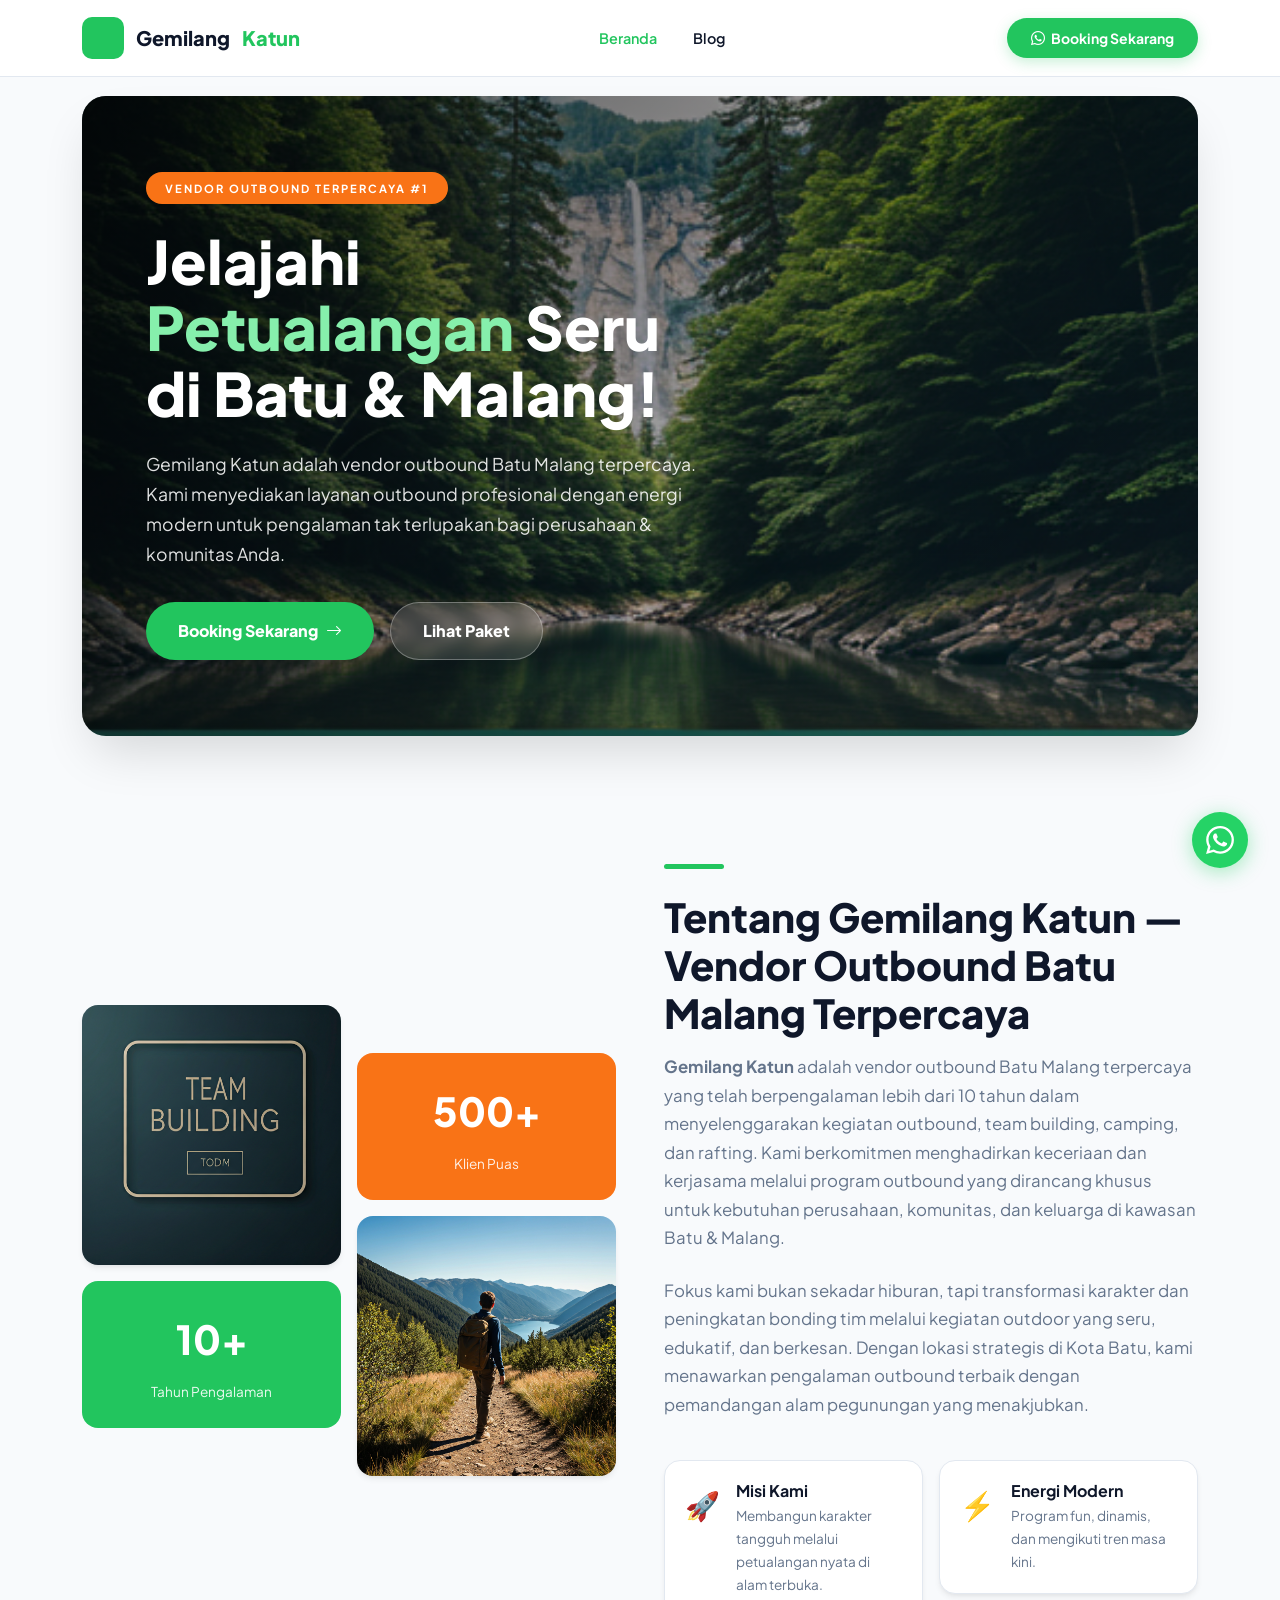
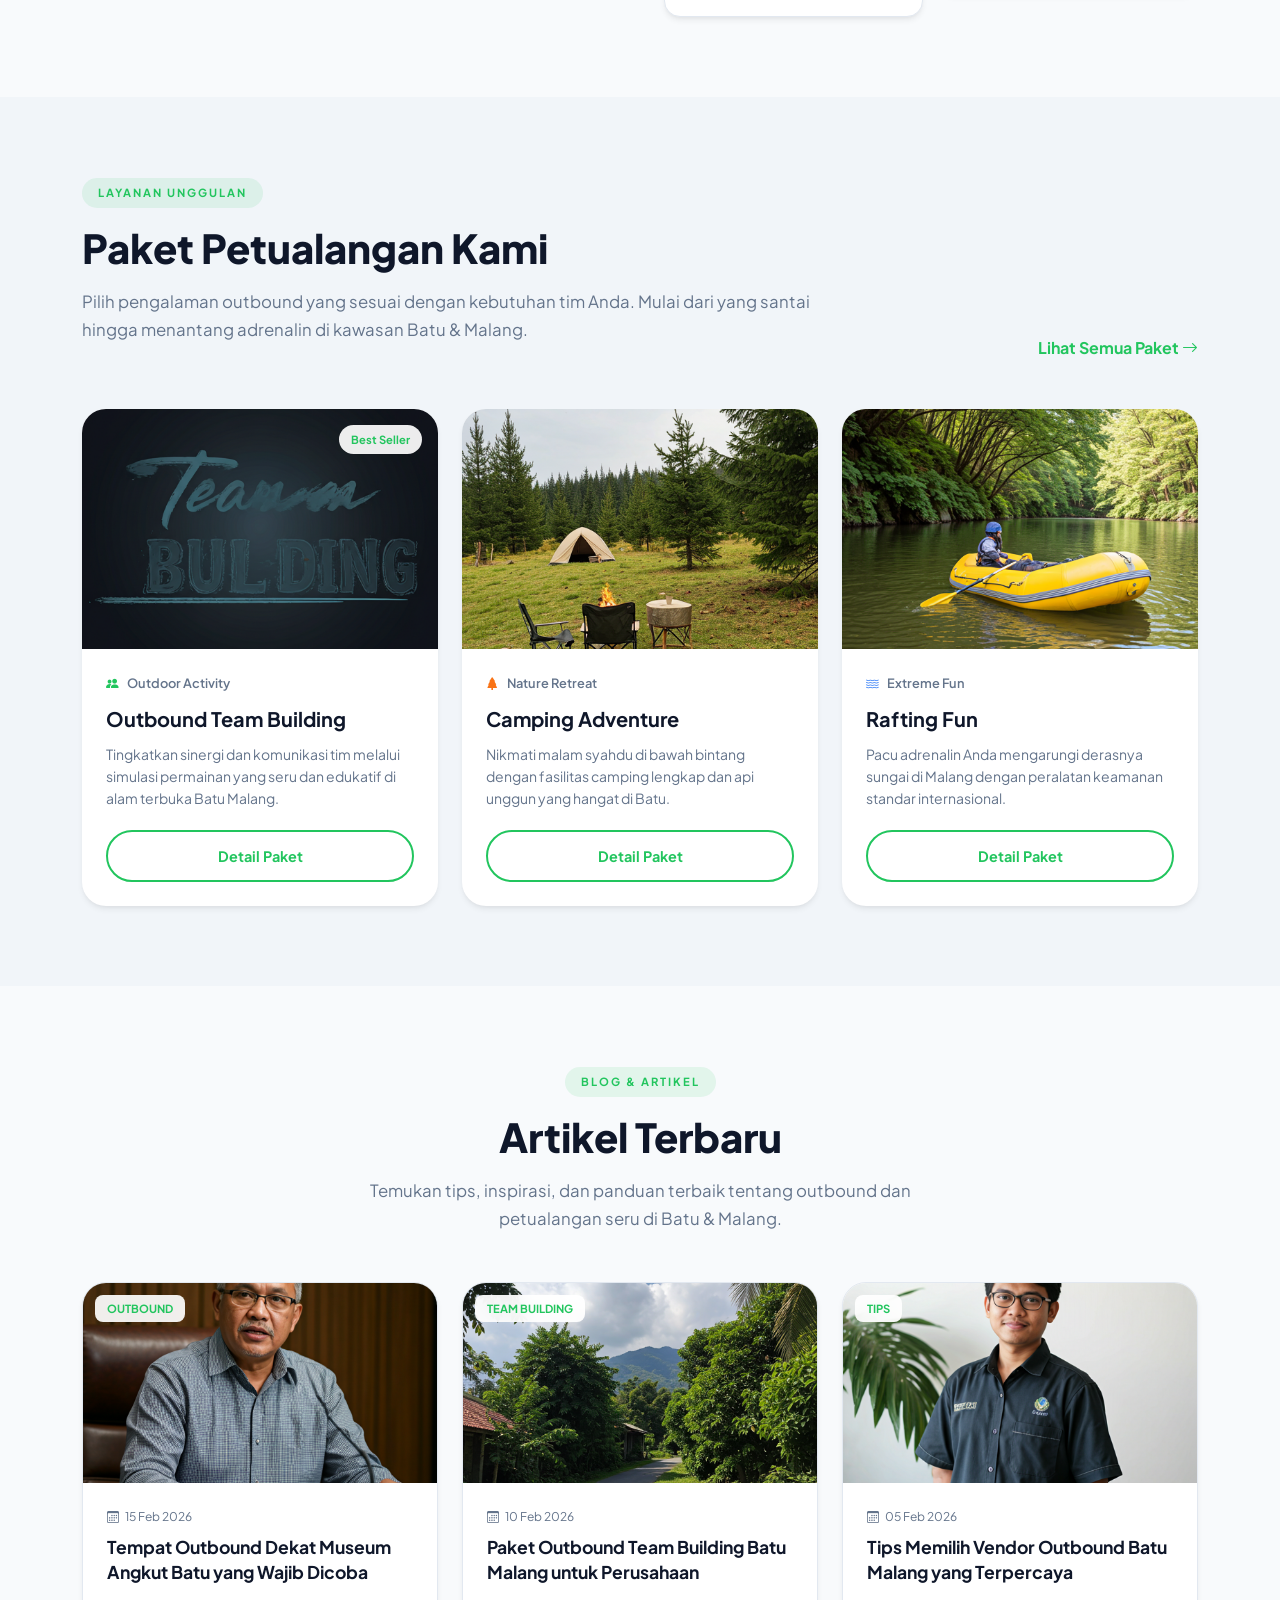
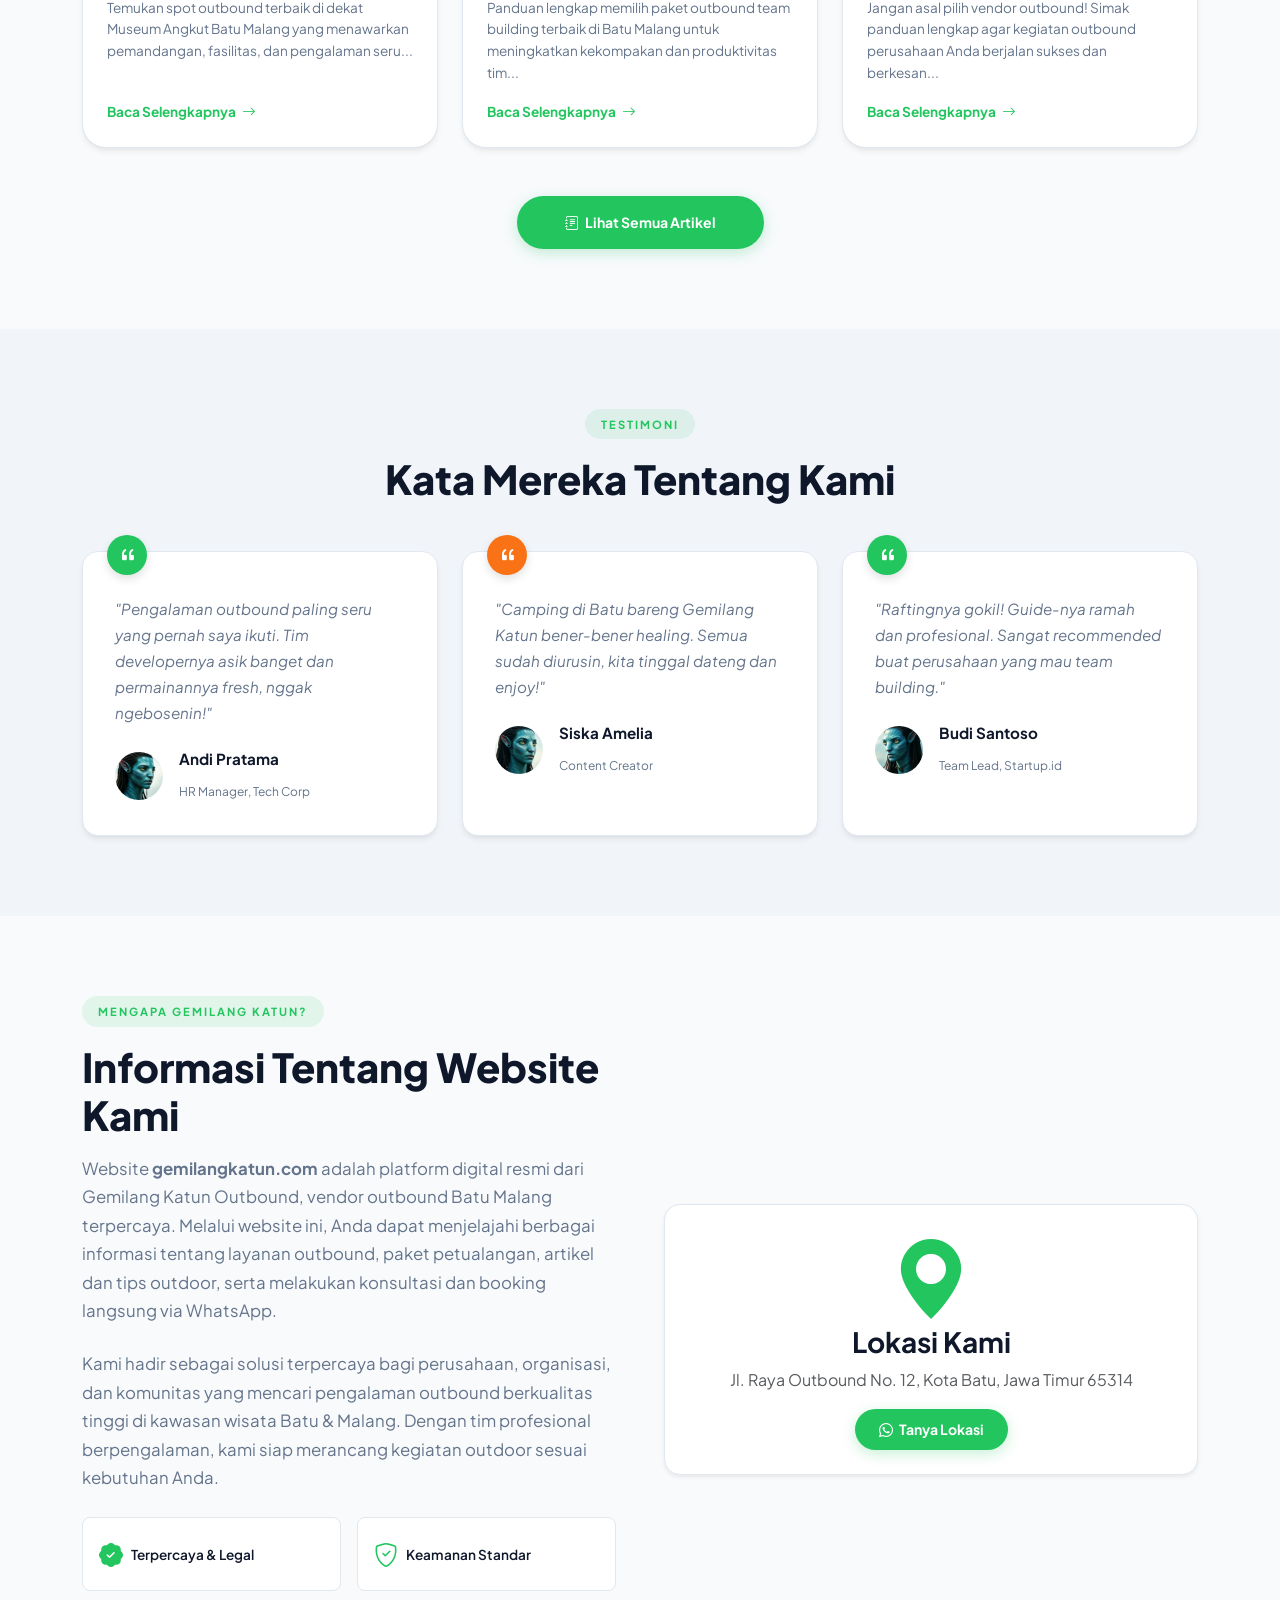
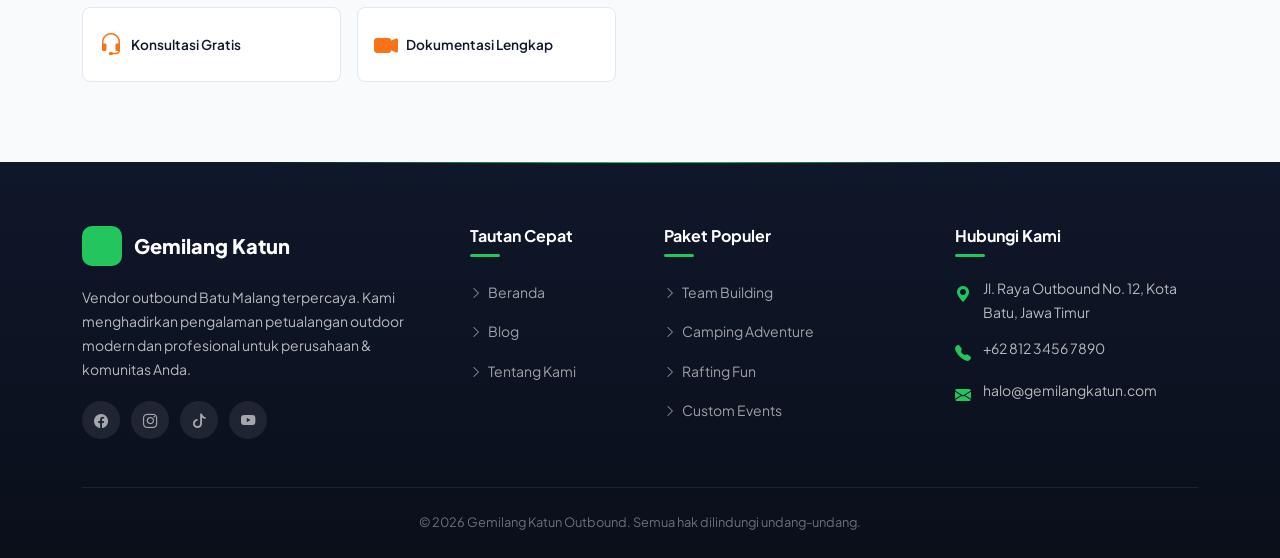
<file: index.html>
﻿<!DOCTYPE html>
<html lang="id">

<head>
    <meta charset="utf-8" />
    <meta name="viewport" content="width=device-width, initial-scale=1.0" />
    <title>Gemilang Katun Outbound - Vendor Outbound Batu Malang Terpercaya</title>
    <meta name="description"
        content="Gemilang Katun adalah vendor outbound Batu Malang terpercaya. Kami menyediakan layanan outbound, team building, camping, dan rafting profesional di kawasan Batu &amp; Malang." />
    <meta name="keywords"
        content="vendor outbound batu malang terpercaya, outbound batu malang, team building batu, jasa outbound malang, paket outbound batu" />
    <meta name="author" content="Ulil" />
    <meta name="robots" content="index, follow, max-image-preview:large, max-snippet:-1, max-video-preview:-1" />
    <link rel="canonical" href="https://www.gemilangkatun.com/" />

    <!-- Open Graph -->
    <meta property="og:type" content="website" />
    <meta property="og:title" content="Gemilang Katun Outbound - Vendor Outbound Batu Malang Terpercaya" />
    <meta property="og:description"
        content="Vendor outbound Batu Malang terpercaya. Layanan outbound, team building, camping, dan rafting profesional untuk perusahaan & komunitas." />
    <meta property="og:url" content="https://www.gemilangkatun.com/" />
    <meta property="og:site_name" content="Gemilang Katun Outbound" />
    <meta property="og:image" content="https://www.gemilangkatun.com/og-image.jpg" />
    <meta property="og:image:width" content="1200" />
    <meta property="og:image:height" content="630" />
    <meta property="og:locale" content="id_ID" />

    <!-- Twitter Card -->
    <meta name="twitter:card" content="summary_large_image" />
    <meta name="twitter:title" content="Gemilang Katun Outbound - Vendor Outbound Batu Malang Terpercaya" />
    <meta name="twitter:description" content="Vendor outbound Batu Malang terpercaya. Layanan outbound profesional." />
    <meta name="twitter:image" content="https://www.gemilangkatun.com/og-image.jpg" />

    <!-- Favicon -->
    <link rel="icon" type="image/svg+xml"
        href="data:image/svg+xml,<svg xmlns='http://www.w3.org/2000/svg' viewBox='0 0 100 100'><rect rx='20' width='100' height='100' fill='%2322c55e'/><text x='50' y='72' font-size='60' text-anchor='middle' fill='white' font-family='sans-serif' font-weight='bold'>GK</text></svg>" />
    <link rel="apple-touch-icon"
        href="data:image/svg+xml,<svg xmlns='http://www.w3.org/2000/svg' viewBox='0 0 100 100'><rect rx='20' width='100' height='100' fill='%2322c55e'/><text x='50' y='72' font-size='60' text-anchor='middle' fill='white' font-family='sans-serif' font-weight='bold'>GK</text></svg>" />

    <!-- Preconnect -->
    <link rel="preconnect" href="https://fonts.googleapis.com" />
    <link rel="preconnect" href="https://fonts.gstatic.com" crossorigin />
    <link rel="preconnect" href="https://cdn.jsdelivr.net" />

    <!-- Bootstrap 5 CSS -->
    <link href="https://cdn.jsdelivr.net/npm/bootstrap@5.3.3/dist/css/bootstrap.min.css" rel="stylesheet" />
    <!-- Bootstrap Icons -->
    <link href="https://cdn.jsdelivr.net/npm/bootstrap-icons@1.11.3/font/bootstrap-icons.min.css" rel="stylesheet" />
    <!-- Google Fonts -->
    <link href="https://fonts.googleapis.com/css2?family=Plus+Jakarta+Sans:wght@400;500;600;700;800&display=swap"
        rel="stylesheet" />
    <!-- Custom CSS -->
    <link href="style.css" rel="stylesheet" />

    <!-- Schema.org - Organization -->
    <script type="application/ld+json">
    {
        "@context": "https://schema.org",
        "@type": "Organization",
        "name": "Gemilang Katun Outbound",
        "url": "https://www.gemilangkatun.com",
        "logo": "https://www.gemilangkatun.com/logo.png",
        "description": "Vendor outbound Batu Malang terpercaya. Penyedia layanan outbound profesional untuk team building, camping, dan rafting.",
        "address": {
            "@type": "PostalAddress",
            "streetAddress": "Jl. Raya Outbound No. 12",
            "addressLocality": "Kota Batu",
            "addressRegion": "Jawa Timur",
            "postalCode": "65314",
            "addressCountry": "ID"
        },
        "contactPoint": {
            "@type": "ContactPoint",
            "telephone": "+6281234567890",
            "contactType": "customer service",
            "areaServed": "ID",
            "availableLanguage": "Indonesian"
        },
        "sameAs": [
            "https://www.facebook.com/gemilangkatun",
            "https://www.instagram.com/gemilangkatun",
            "https://www.tiktok.com/@gemilangkatun"
        ]
    }
    </script>

    <!-- Schema.org - LocalBusiness -->
    <script type="application/ld+json">
    {
        "@context": "https://schema.org",
        "@type": "LocalBusiness",
        "name": "Gemilang Katun Outbound",
        "image": "https://www.gemilangkatun.com/og-image.jpg",
        "@id": "https://www.gemilangkatun.com",
        "url": "https://www.gemilangkatun.com",
        "telephone": "+6281234567890",
        "priceRange": "$$",
        "address": {
            "@type": "PostalAddress",
            "streetAddress": "Jl. Raya Outbound No. 12",
            "addressLocality": "Kota Batu",
            "addressRegion": "Jawa Timur",
            "postalCode": "65314",
            "addressCountry": "ID"
        },
        "geo": {
            "@type": "GeoCoordinates",
            "latitude": -7.883,
            "longitude": 112.527
        },
        "openingHoursSpecification": {
            "@type": "OpeningHoursSpecification",
            "dayOfWeek": ["Monday","Tuesday","Wednesday","Thursday","Friday","Saturday","Sunday"],
            "opens": "08:00",
            "closes": "17:00"
        }
    }
    </script>

    <!-- Schema.org - WebSite for Sitelinks Search Box -->
    <script type="application/ld+json">
    {
        "@context": "https://schema.org",
        "@type": "WebSite",
        "name": "Gemilang Katun Outbound",
        "url": "https://www.gemilangkatun.com",
        "potentialAction": {
            "@type": "SearchAction",
            "target": "https://www.gemilangkatun.com/blog.html?q={search_term_string}",
            "query-input": "required name=search_term_string"
        }
    }
    </script>
</head>

<body>

    <!-- ============================================
         NAVBAR
         ============================================ -->
    <nav class="navbar navbar-expand-lg navbar-light navbar-custom fixed-top" id="mainNavbar">
        <div class="container">
            <a class="navbar-brand navbar-brand-custom" href="index.html">
                <span class="navbar-brand-icon"><i class="bi bi-mountain"></i></span>
                Gemilang <span class="brand-accent">Katun</span>
            </a>
            <button class="navbar-toggler border-0" type="button" data-bs-toggle="collapse" data-bs-target="#navbarNav"
                aria-controls="navbarNav" aria-expanded="false" aria-label="Toggle navigation">
                <span class="navbar-toggler-icon"></span>
            </button>
            <div class="collapse navbar-collapse justify-content-center" id="navbarNav">
                <ul class="navbar-nav gap-1">
                    <li class="nav-item">
                        <a class="nav-link active" href="index.html">Beranda</a>
                    </li>
                    <li class="nav-item">
                        <a class="nav-link" href="blog.html">Blog</a>
                    </li>
                </ul>
            </div>
            <div class="d-none d-lg-block">
                <a href="https://wa.me/6281234567890?text=Halo%20Gemilang%20Katun%2C%20saya%20ingin%20booking%20outbound"
                    class="btn btn-booking" target="_blank" rel="noopener">
                    <i class="bi bi-whatsapp me-1"></i> Booking Sekarang
                </a>
            </div>
        </div>
    </nav>

    <!-- ============================================
         HERO SECTION
         ============================================ -->
    <section class="hero-section" id="beranda">
        <div class="container">
            <div class="hero-wrapper">
                <div class="hero-overlay"></div>
                <img src="assets/img/google_img_11.webp"
                    alt="Pemandangan pegunungan indah di Batu Malang untuk aktivitas outbound" class="hero-img"
                    loading="eager" width="1200" height="640" />
                <div class="hero-content">
                    <span class="hero-badge">Vendor Outbound Terpercaya #1</span>
                    <h1 class="hero-title">
                        Jelajahi <span class="text-accent">Petualangan</span> Seru di Batu &amp; Malang!
                    </h1>
                    <p class="hero-desc">
                        Gemilang Katun adalah vendor outbound Batu Malang terpercaya. Kami menyediakan layanan outbound
                        profesional dengan energi modern untuk pengalaman tak terlupakan bagi perusahaan &amp; komunitas
                        Anda.
                    </p>
                    <div class="d-flex flex-wrap gap-3">
                        <a href="https://wa.me/6281234567890?text=Halo%20Gemilang%20Katun%2C%20saya%20ingin%20booking%20outbound"
                            class="btn-hero-primary" target="_blank" rel="noopener">
                            Booking Sekarang <i class="bi bi-arrow-right"></i>
                        </a>
                        <a href="https://wa.me/6281234567890?text=Halo%2C%20saya%20ingin%20tanya%20paket%20outbound"
                            class="btn-hero-secondary" target="_blank" rel="noopener">
                            Lihat Paket
                        </a>
                    </div>
                </div>
            </div>
        </div>
    </section>

    <!-- ============================================
         ABOUT US SECTION
         ============================================ -->
    <section class="about-section" id="tentang-kami">
        <div class="container">
            <div class="row align-items-center g-5">
                <div class="col-lg-6">
                    <div class="position-relative">
                        <div class="row g-3">
                            <div class="col-6">
                                <img src="assets/img/google_img_9.webp"
                                    alt="Kegiatan team building outdoor di Batu Malang" class="about-img" loading="lazy"
                                    width="400" height="260" />
                                <div class="about-stat-card mt-3" style="background:var(--primary);">
                                    <span class="stat-number">10+</span>
                                    <span class="stat-label">Tahun Pengalaman</span>
                                </div>
                            </div>
                            <div class="col-6 pt-5">
                                <div class="about-stat-card mb-3" style="background:var(--secondary);">
                                    <span class="stat-number">500+</span>
                                    <span class="stat-label">Klien Puas</span>
                                </div>
                                <img src="assets/img/google_img_3.webp"
                                    alt="Hiking dan aktivitas alam di pegunungan Batu" class="about-img" loading="lazy"
                                    width="400" height="260" />
                            </div>
                        </div>
                    </div>
                </div>
                <div class="col-lg-6">
                    <div class="section-divider"></div>
                    <h2 class="section-title">Tentang Gemilang Katun — Vendor Outbound Batu Malang Terpercaya</h2>
                    <p class="section-desc mb-4">
                        <strong>Gemilang Katun</strong> adalah vendor outbound Batu Malang terpercaya yang telah
                        berpengalaman lebih dari 10 tahun dalam menyelenggarakan kegiatan outbound, team building,
                        camping, dan rafting. Kami berkomitmen menghadirkan keceriaan dan kerjasama melalui program
                        outbound yang dirancang khusus untuk kebutuhan perusahaan, komunitas, dan keluarga di kawasan
                        Batu &amp; Malang.
                    </p>
                    <p class="section-desc mb-4">
                        Fokus kami bukan sekadar hiburan, tapi transformasi karakter dan peningkatan bonding tim melalui
                        kegiatan outdoor yang seru, edukatif, dan berkesan. Dengan lokasi strategis di Kota Batu, kami
                        menawarkan pengalaman outbound terbaik dengan pemandangan alam pegunungan yang menakjubkan.
                    </p>
                    <div class="row g-3 mt-2">
                        <div class="col-sm-6">
                            <div class="about-info-card">
                                <span class="icon-box" style="color:var(--primary);">🚀</span>
                                <div>
                                    <h4>Misi Kami</h4>
                                    <p>Membangun karakter tangguh melalui petualangan nyata di alam terbuka.</p>
                                </div>
                            </div>
                        </div>
                        <div class="col-sm-6">
                            <div class="about-info-card">
                                <span class="icon-box" style="color:var(--secondary);">⚡</span>
                                <div>
                                    <h4>Energi Modern</h4>
                                    <p>Program fun, dinamis, dan mengikuti tren masa kini.</p>
                                </div>
                            </div>
                        </div>
                    </div>
                </div>
            </div>
        </div>
    </section>

    <!-- ============================================
         PACKAGES SECTION
         ============================================ -->
    <section class="packages-section" id="paket">
        <div class="container">
            <div class="row align-items-end mb-5">
                <div class="col-lg-8">
                    <span class="section-label">Layanan Unggulan</span>
                    <h2 class="section-title">Paket Petualangan Kami</h2>
                    <p class="section-desc">Pilih pengalaman outbound yang sesuai dengan kebutuhan tim Anda. Mulai dari
                        yang santai hingga menantang adrenalin di kawasan Batu &amp; Malang.</p>
                </div>
                <div class="col-lg-4 text-lg-end mt-3 mt-lg-0">
                    <a href="https://wa.me/6281234567890?text=Halo%2C%20saya%20ingin%20tahu%20semua%20paket%20outbound"
                        class="fw-bold text-decoration-none" style="color:var(--primary);" target="_blank"
                        rel="noopener">
                        Lihat Semua Paket <i class="bi bi-arrow-right"></i>
                    </a>
                </div>
            </div>
            <div class="row g-4">
                <!-- Card 1 -->
                <div class="col-md-6 col-lg-4">
                    <div class="package-card">
                        <div class="package-card-img-wrap">
                            <img src="assets/img/google_img_2.webp"
                                alt="Outbound Team Building di alam terbuka Batu Malang" loading="lazy" width="400"
                                height="240" />
                            <span class="package-badge">Best Seller</span>
                        </div>
                        <div class="package-card-body">
                            <div class="package-card-cat">
                                <i class="bi bi-people-fill" style="color:var(--primary);"></i> Outdoor Activity
                            </div>
                            <h3 class="package-card-title">Outbound Team Building</h3>
                            <p class="package-card-desc">Tingkatkan sinergi dan komunikasi tim melalui simulasi
                                permainan yang seru dan edukatif di alam terbuka Batu Malang.</p>
                            <a href="https://wa.me/6281234567890?text=Halo%2C%20saya%20tertarik%20paket%20Team%20Building"
                                class="btn-package" target="_blank" rel="noopener">Detail Paket</a>
                        </div>
                    </div>
                </div>
                <!-- Card 2 -->
                <div class="col-md-6 col-lg-4">
                    <div class="package-card">
                        <div class="package-card-img-wrap">
                            <img src="assets/img/google_img_7.webp"
                                alt="Camping adventure di pegunungan Batu" loading="lazy" width="400" height="240" />
                        </div>
                        <div class="package-card-body">
                            <div class="package-card-cat">
                                <i class="bi bi-tree-fill" style="color:var(--secondary);"></i> Nature Retreat
                            </div>
                            <h3 class="package-card-title">Camping Adventure</h3>
                            <p class="package-card-desc">Nikmati malam syahdu di bawah bintang dengan fasilitas camping
                                lengkap dan api unggun yang hangat di Batu.</p>
                            <a href="https://wa.me/6281234567890?text=Halo%2C%20saya%20tertarik%20paket%20Camping%20Adventure"
                                class="btn-package" target="_blank" rel="noopener">Detail Paket</a>
                        </div>
                    </div>
                </div>
                <!-- Card 3 -->
                <div class="col-md-6 col-lg-4">
                    <div class="package-card">
                        <div class="package-card-img-wrap">
                            <img src="assets/img/google_img_10.webp"
                                alt="Rafting seru di sungai Malang" loading="lazy" width="400" height="240" />
                        </div>
                        <div class="package-card-body">
                            <div class="package-card-cat">
                                <i class="bi bi-water" style="color:#3b82f6;"></i> Extreme Fun
                            </div>
                            <h3 class="package-card-title">Rafting Fun</h3>
                            <p class="package-card-desc">Pacu adrenalin Anda mengarungi derasnya sungai di Malang dengan
                                peralatan keamanan standar internasional.</p>
                            <a href="https://wa.me/6281234567890?text=Halo%2C%20saya%20tertarik%20paket%20Rafting%20Fun"
                                class="btn-package" target="_blank" rel="noopener">Detail Paket</a>
                        </div>
                    </div>
                </div>
            </div>
        </div>
    </section>

    <!-- ============================================
         ARTICLES SECTION (3 Artikel)
         ============================================ -->
    <section class="articles-section" id="artikel">
        <div class="container">
            <div class="text-center mb-5">
                <span class="section-label">Blog &amp; Artikel</span>
                <h2 class="section-title">Artikel Terbaru</h2>
                <p class="section-desc mx-auto" style="max-width:600px;">Temukan tips, inspirasi, dan panduan terbaik
                    tentang outbound dan petualangan seru di Batu &amp; Malang.</p>
            </div>
            <div class="row g-4">
                <!-- Artikel 1 -->
                <div class="col-md-6 col-lg-4">
                    <div class="article-card">
                        <div class="article-card-img-wrap">
                            <img src="assets/img/google_img_1.webp"
                                alt="Tempat outbound dekat museum angkut Batu" loading="lazy" width="400"
                                height="200" />
                            <span class="article-tag">OUTBOUND</span>
                        </div>
                        <div class="article-card-body">
                            <div class="article-card-date"><i class="bi bi-calendar3"></i> 15 Feb 2026</div>
                            <h3 class="article-card-title">Tempat Outbound Dekat Museum Angkut Batu yang Wajib Dicoba
                            </h3>
                            <p class="article-card-excerpt">Temukan spot outbound terbaik di dekat Museum Angkut Batu
                                Malang yang menawarkan pemandangan, fasilitas, dan pengalaman seru...</p>
                            <a href="artikel-1.html" class="article-read-more">Baca Selengkapnya <i
                                    class="bi bi-arrow-right"></i></a>
                        </div>
                    </div>
                </div>
                <!-- Artikel 2 -->
                <div class="col-md-6 col-lg-4">
                    <div class="article-card">
                        <div class="article-card-img-wrap">
                            <img src="assets/img/google_img_4.webp"
                                alt="Paket outbound team building di Batu Malang" loading="lazy" width="400"
                                height="200" />
                            <span class="article-tag">TEAM BUILDING</span>
                        </div>
                        <div class="article-card-body">
                            <div class="article-card-date"><i class="bi bi-calendar3"></i> 10 Feb 2026</div>
                            <h3 class="article-card-title">Paket Outbound Team Building Batu Malang untuk Perusahaan
                            </h3>
                            <p class="article-card-excerpt">Panduan lengkap memilih paket outbound team building terbaik
                                di Batu Malang untuk meningkatkan kekompakan dan produktivitas tim...</p>
                            <a href="artikel-2.html" class="article-read-more">Baca Selengkapnya <i
                                    class="bi bi-arrow-right"></i></a>
                        </div>
                    </div>
                </div>
                <!-- Artikel 3 -->
                <div class="col-md-6 col-lg-4">
                    <div class="article-card">
                        <div class="article-card-img-wrap">
                            <img src="assets/img/google_img_5.webp"
                                alt="Tips memilih vendor outbound di Batu Malang" loading="lazy" width="400"
                                height="200" />
                            <span class="article-tag">TIPS</span>
                        </div>
                        <div class="article-card-body">
                            <div class="article-card-date"><i class="bi bi-calendar3"></i> 05 Feb 2026</div>
                            <h3 class="article-card-title">Tips Memilih Vendor Outbound Batu Malang yang Terpercaya</h3>
                            <p class="article-card-excerpt">Jangan asal pilih vendor outbound! Simak panduan lengkap
                                agar kegiatan outbound perusahaan Anda berjalan sukses dan berkesan...</p>
                            <a href="artikel-3.html" class="article-read-more">Baca Selengkapnya <i
                                    class="bi bi-arrow-right"></i></a>
                        </div>
                    </div>
                </div>
            </div>
            <div class="text-center mt-5">
                <a href="blog.html" class="btn btn-booking px-5 py-3">
                    <i class="bi bi-journal-text me-1"></i> Lihat Semua Artikel
                </a>
            </div>
        </div>
    </section>

    <!-- ============================================
         TESTIMONIALS SECTION
         ============================================ -->
    <section class="testimonials-section" id="testimoni">
        <div class="container">
            <div class="text-center mb-5">
                <span class="section-label">Testimoni</span>
                <h2 class="section-title">Kata Mereka Tentang Kami</h2>
            </div>
            <div class="row g-4">
                <div class="col-md-4">
                    <div class="testimonial-card">
                        <div class="testimonial-quote-icon" style="background:var(--primary);">
                            <i class="bi bi-quote"></i>
                        </div>
                        <p class="testimonial-text">"Pengalaman outbound paling seru yang pernah saya ikuti. Tim
                            developernya asik banget dan permainannya fresh, nggak ngebosenin!"</p>
                        <div class="d-flex align-items-center gap-3">
                            <img src="assets/img/google_img_12.webp"
                                alt="Andi Pratama - Klien outbound Gemilang Katun" class="testimonial-avatar"
                                loading="lazy" width="48" height="48" />
                            <div>
                                <h5 class="testimonial-name">Andi Pratama</h5>
                                <span class="testimonial-role">HR Manager, Tech Corp</span>
                            </div>
                        </div>
                    </div>
                </div>
                <div class="col-md-4">
                    <div class="testimonial-card">
                        <div class="testimonial-quote-icon" style="background:var(--secondary);">
                            <i class="bi bi-quote"></i>
                        </div>
                        <p class="testimonial-text">"Camping di Batu bareng Gemilang Katun bener-bener healing. Semua
                            sudah diurusin, kita tinggal dateng dan enjoy!"</p>
                        <div class="d-flex align-items-center gap-3">
                            <img src="assets/img/google_img_13.webp"
                                alt="Siska Amelia - Klien camping Gemilang Katun" class="testimonial-avatar"
                                loading="lazy" width="48" height="48" />
                            <div>
                                <h5 class="testimonial-name">Siska Amelia</h5>
                                <span class="testimonial-role">Content Creator</span>
                            </div>
                        </div>
                    </div>
                </div>
                <div class="col-md-4">
                    <div class="testimonial-card">
                        <div class="testimonial-quote-icon" style="background:var(--primary);">
                            <i class="bi bi-quote"></i>
                        </div>
                        <p class="testimonial-text">"Raftingnya gokil! Guide-nya ramah dan profesional. Sangat
                            recommended buat perusahaan yang mau team building."</p>
                        <div class="d-flex align-items-center gap-3">
                            <img src="assets/img/google_img_14.webp"
                                alt="Budi Santoso - Klien rafting Gemilang Katun" class="testimonial-avatar"
                                loading="lazy" width="48" height="48" />
                            <div>
                                <h5 class="testimonial-name">Budi Santoso</h5>
                                <span class="testimonial-role">Team Lead, Startup.id</span>
                            </div>
                        </div>
                    </div>
                </div>
            </div>
        </div>
    </section>

    <!-- ============================================
         ABOUT US INFO SECTION
         ============================================ -->
    <section class="about-info-section" id="info-website">
        <div class="container">
            <div class="row align-items-center g-5">
                <div class="col-lg-6">
                    <span class="section-label">Mengapa Gemilang Katun?</span>
                    <h2 class="section-title">Informasi Tentang Website Kami</h2>
                    <p class="section-desc mb-4">
                        Website <strong>gemilangkatun.com</strong> adalah platform digital resmi dari Gemilang Katun
                        Outbound, vendor outbound Batu Malang terpercaya. Melalui website ini, Anda dapat menjelajahi
                        berbagai informasi tentang layanan outbound, paket petualangan, artikel dan tips outdoor, serta
                        melakukan konsultasi dan booking langsung via WhatsApp.
                    </p>
                    <p class="section-desc mb-4">
                        Kami hadir sebagai solusi terpercaya bagi perusahaan, organisasi, dan komunitas yang mencari
                        pengalaman outbound berkualitas tinggi di kawasan wisata Batu &amp; Malang. Dengan tim
                        profesional berpengalaman, kami siap merancang kegiatan outdoor sesuai kebutuhan Anda.
                    </p>
                    <div class="row g-3">
                        <div class="col-6">
                            <div class="d-flex align-items-center gap-2 p-3 rounded-3 bg-white border"
                                style="border-color:var(--border-light) !important;">
                                <i class="bi bi-patch-check-fill fs-4" style="color:var(--primary);"></i>
                                <span class="fw-semibold" style="font-size:.85rem;">Terpercaya &amp; Legal</span>
                            </div>
                        </div>
                        <div class="col-6">
                            <div class="d-flex align-items-center gap-2 p-3 rounded-3 bg-white border"
                                style="border-color:var(--border-light) !important;">
                                <i class="bi bi-shield-check fs-4" style="color:var(--primary);"></i>
                                <span class="fw-semibold" style="font-size:.85rem;">Keamanan Standar</span>
                            </div>
                        </div>
                        <div class="col-6">
                            <div class="d-flex align-items-center gap-2 p-3 rounded-3 bg-white border"
                                style="border-color:var(--border-light) !important;">
                                <i class="bi bi-headset fs-4" style="color:var(--secondary);"></i>
                                <span class="fw-semibold" style="font-size:.85rem;">Konsultasi Gratis</span>
                            </div>
                        </div>
                        <div class="col-6">
                            <div class="d-flex align-items-center gap-2 p-3 rounded-3 bg-white border"
                                style="border-color:var(--border-light) !important;">
                                <i class="bi bi-camera-video-fill fs-4" style="color:var(--secondary);"></i>
                                <span class="fw-semibold" style="font-size:.85rem;">Dokumentasi Lengkap</span>
                            </div>
                        </div>
                    </div>
                </div>
                <div class="col-lg-6 text-center">
                    <div class="p-4 rounded-4 bg-white shadow-sm border"
                        style="border-color:var(--border-light) !important;">
                        <i class="bi bi-geo-alt-fill display-1 mb-3" style="color:var(--primary);"></i>
                        <h3 class="fw-bold mb-2">Lokasi Kami</h3>
                        <p class="text-muted mb-3">Jl. Raya Outbound No. 12, Kota Batu, Jawa Timur 65314</p>
                        <a href="https://wa.me/6281234567890?text=Halo%2C%20saya%20ingin%20kunjungan%20ke%20lokasi%20outbound"
                            class="btn btn-booking" target="_blank" rel="noopener">
                            <i class="bi bi-whatsapp me-1"></i> Tanya Lokasi
                        </a>
                    </div>
                </div>
            </div>
        </div>
    </section>

    <!-- ============================================
         FOOTER
         ============================================ -->
    <footer class="footer-custom">
        <div class="container">
            <div class="row g-4 g-lg-5">
                <div class="col-lg-4">
                    <div class="footer-brand">
                        <span class="footer-brand-icon"><i class="bi bi-mountain"></i></span>
                        <span class="footer-brand-text">Gemilang Katun</span>
                    </div>
                    <p class="footer-desc">Vendor outbound Batu Malang terpercaya. Kami menghadirkan pengalaman
                        petualangan outdoor modern dan profesional untuk perusahaan &amp; komunitas Anda.</p>
                    <div class="footer-social">
                        <a href="https://www.facebook.com/gemilangkatun" target="_blank" rel="noopener"
                            aria-label="Facebook"><i class="bi bi-facebook"></i></a>
                        <a href="https://www.instagram.com/gemilangkatun" target="_blank" rel="noopener"
                            aria-label="Instagram"><i class="bi bi-instagram"></i></a>
                        <a href="https://www.tiktok.com/@gemilangkatun" target="_blank" rel="noopener"
                            aria-label="TikTok"><i class="bi bi-tiktok"></i></a>
                        <a href="https://www.youtube.com/@gemilangkatun" target="_blank" rel="noopener"
                            aria-label="YouTube"><i class="bi bi-youtube"></i></a>
                    </div>
                </div>
                <div class="col-6 col-lg-2">
                    <h4 class="footer-heading">Tautan Cepat</h4>
                    <ul class="footer-links">
                        <li><a href="index.html"><i class="bi bi-chevron-right small"></i> Beranda</a></li>
                        <li><a href="blog.html"><i class="bi bi-chevron-right small"></i> Blog</a></li>
                        <li><a href="#tentang-kami"><i class="bi bi-chevron-right small"></i> Tentang Kami</a></li>
                    </ul>
                </div>
                <div class="col-6 col-lg-3">
                    <h4 class="footer-heading">Paket Populer</h4>
                    <ul class="footer-links">
                        <li><a href="https://wa.me/6281234567890?text=Info%20paket%20Team%20Building" target="_blank"
                                rel="noopener"><i class="bi bi-chevron-right small"></i> Team Building</a></li>
                        <li><a href="https://wa.me/6281234567890?text=Info%20paket%20Camping" target="_blank"
                                rel="noopener"><i class="bi bi-chevron-right small"></i> Camping Adventure</a></li>
                        <li><a href="https://wa.me/6281234567890?text=Info%20paket%20Rafting" target="_blank"
                                rel="noopener"><i class="bi bi-chevron-right small"></i> Rafting Fun</a></li>
                        <li><a href="https://wa.me/6281234567890?text=Info%20Custom%20Events" target="_blank"
                                rel="noopener"><i class="bi bi-chevron-right small"></i> Custom Events</a></li>
                    </ul>
                </div>
                <div class="col-lg-3">
                    <h4 class="footer-heading">Hubungi Kami</h4>
                    <div class="footer-contact-item">
                        <i class="bi bi-geo-alt-fill"></i>
                        <span>Jl. Raya Outbound No. 12, Kota Batu, Jawa Timur</span>
                    </div>
                    <div class="footer-contact-item">
                        <i class="bi bi-telephone-fill"></i>
                        <span>+62 812 3456 7890</span>
                    </div>
                    <div class="footer-contact-item">
                        <i class="bi bi-envelope-fill"></i>
                        <span>halo@gemilangkatun.com</span>
                    </div>
                </div>
            </div>
            <div class="footer-bottom text-center">
                <p>&copy; 2026 Gemilang Katun Outbound. Semua hak dilindungi undang-undang.</p>
            </div>
        </div>
    </footer>

    <!-- ============================================
         FLOATING BUTTONS (WA & Scroll Top)
         ============================================ -->
    <div class="floating-btns">
        <button class="btn-scroll-top" id="scrollTopBtn" onclick="window.scrollTo({top:0,behavior:'smooth'})"
            aria-label="Kembali ke atas">
            <i class="bi bi-chevron-up"></i>
        </button>
        <a href="https://wa.me/6281234567890?text=Halo%20Gemilang%20Katun%2C%20saya%20ingin%20konsultasi%20outbound"
            class="btn-wa-float" target="_blank" rel="noopener" aria-label="Chat WhatsApp">
            <svg viewBox="0 0 24 24" fill="currentColor">
                <path
                    d="M17.472 14.382c-.297-.149-1.758-.867-2.03-.967-.273-.099-.471-.148-.67.15-.197.297-.767.966-.94 1.164-.173.199-.347.223-.644.075-.297-.15-1.255-.463-2.39-1.475-.883-.788-1.48-1.761-1.653-2.059-.173-.297-.018-.458.13-.606.134-.133.298-.347.446-.52.149-.174.198-.298.298-.497.099-.198.05-.371-.025-.52-.075-.149-.669-1.612-.916-2.207-.242-.579-.487-.5-.669-.51-.173-.008-.371-.01-.57-.01-.198 0-.52.074-.792.372-.272.297-1.04 1.016-1.04 2.479 0 1.462 1.065 2.875 1.213 3.074.149.198 2.096 3.2 5.077 4.487.709.306 1.262.489 1.694.625.712.227 1.36.195 1.871.118.571-.085 1.758-.719 2.006-1.413.248-.694.248-1.289.173-1.413-.074-.124-.272-.198-.57-.347m-5.421 7.403h-.004a9.87 9.87 0 01-5.031-1.378l-.361-.214-3.741.982.998-3.648-.235-.374a9.86 9.86 0 01-1.51-5.26c.001-5.45 4.436-9.884 9.888-9.884 2.64 0 5.122 1.03 6.988 2.898a9.825 9.825 0 012.893 6.994c-.003 5.45-4.437 9.884-9.885 9.884m8.413-18.297A11.815 11.815 0 0012.05 0C5.495 0 .16 5.335.157 11.892c0 2.096.547 4.142 1.588 5.945L.057 24l6.305-1.654a11.882 11.882 0 005.683 1.448h.005c6.554 0 11.89-5.335 11.893-11.893a11.821 11.821 0 00-3.48-8.413z" />
            </svg>
        </a>
    </div>

    <!-- Bootstrap 5 JS -->
    <script src="https://cdn.jsdelivr.net/npm/bootstrap@5.3.3/dist/js/bootstrap.bundle.min.js" defer></script>

    <!-- Custom Scripts -->
    <script>
        // Navbar scroll effect
        window.addEventListener('scroll', function () {
            const navbar = document.getElementById('mainNavbar');
            const scrollBtn = document.getElementById('scrollTopBtn');
            if (window.scrollY > 50) {
                navbar.classList.add('scrolled');
            } else {
                navbar.classList.remove('scrolled');
            }
            // Show/hide scroll top button
            if (window.scrollY > 400) {
                scrollBtn.classList.add('visible');
            } else {
                scrollBtn.classList.remove('visible');
            }
        });
    </script>
</body>

</html>
</file>
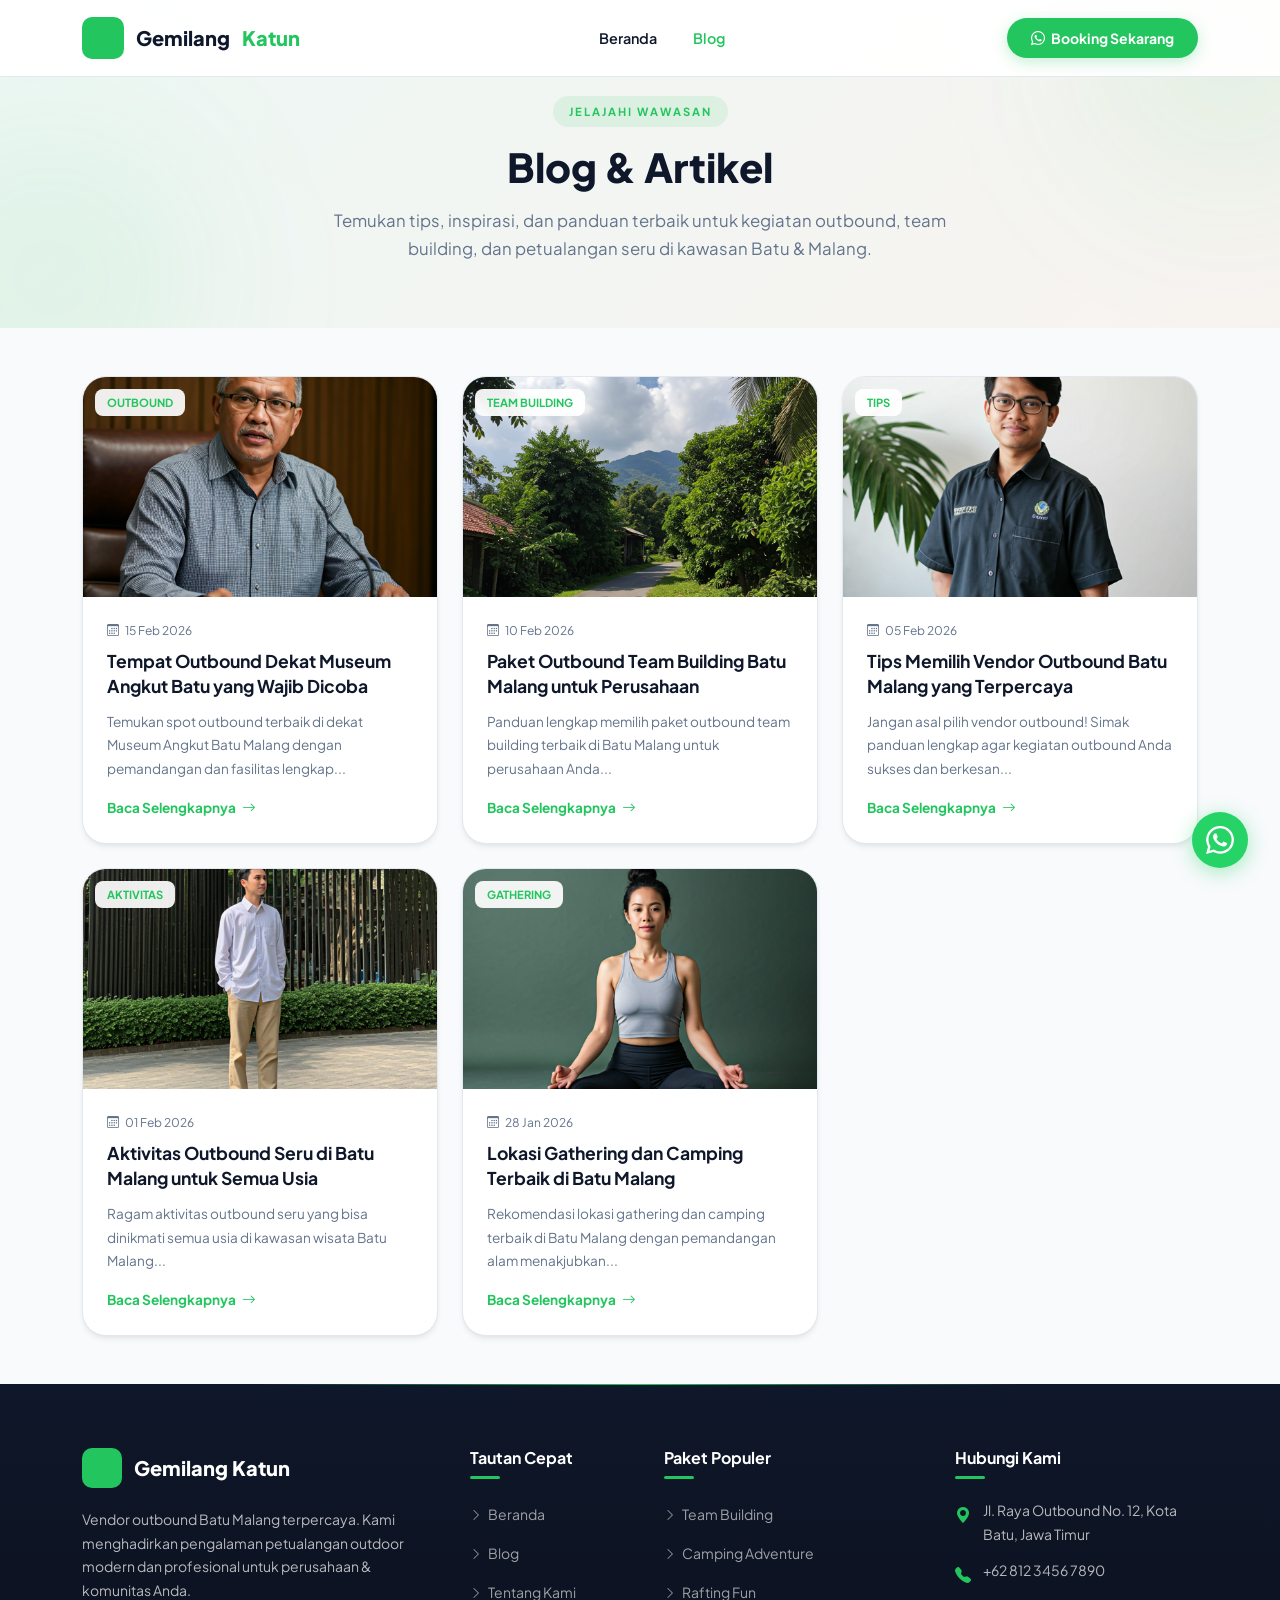
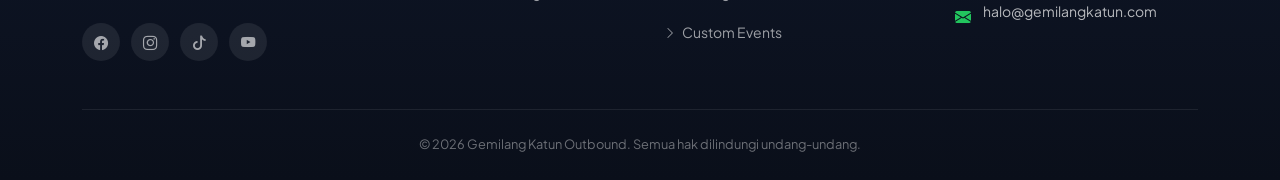
<file: blog.html>
﻿<!DOCTYPE html>
<html lang="id">

<head>
    <meta charset="utf-8" />
    <meta name="viewport" content="width=device-width, initial-scale=1.0" />
    <title>Blog & Artikel Outbound Batu Malang - Gemilang Katun</title>
    <meta name="description"
        content="Baca artikel terbaru seputar outbound, team building, camping, dan tips petualangan di Batu Malang. Informasi terpercaya dari Gemilang Katun Outbound." />
    <meta name="keywords"
        content="blog outbound batu malang, artikel team building, tips outbound, vendor outbound batu malang terpercaya" />
    <meta name="author" content="Ulil" />
    <meta name="robots" content="index, follow, max-image-preview:large" />
    <link rel="canonical" href="https://www.gemilangkatun.com/blog.html" />

    <!-- Open Graph -->
    <meta property="og:type" content="website" />
    <meta property="og:title" content="Blog & Artikel Outbound Batu Malang - Gemilang Katun" />
    <meta property="og:description"
        content="Temukan tips, inspirasi, dan panduan outbound terbaik di kawasan Batu & Malang." />
    <meta property="og:url" content="https://www.gemilangkatun.com/blog.html" />
    <meta property="og:site_name" content="Gemilang Katun Outbound" />
    <meta property="og:image" content="https://www.gemilangkatun.com/og-image.jpg" />
    <meta property="og:image:width" content="1200" />
    <meta property="og:image:height" content="630" />
    <meta property="og:locale" content="id_ID" />

    <!-- Twitter Card -->
    <meta name="twitter:card" content="summary_large_image" />
    <meta name="twitter:title" content="Blog & Artikel Outbound - Gemilang Katun" />
    <meta name="twitter:description" content="Tips, inspirasi, dan panduan outbound terbaik di Batu Malang." />
    <meta name="twitter:image" content="https://www.gemilangkatun.com/og-image.jpg" />

    <!-- Favicon -->
    <link rel="icon" type="image/svg+xml"
        href="data:image/svg+xml,<svg xmlns='http://www.w3.org/2000/svg' viewBox='0 0 100 100'><rect rx='20' width='100' height='100' fill='%2322c55e'/><text x='50' y='72' font-size='60' text-anchor='middle' fill='white' font-family='sans-serif' font-weight='bold'>GK</text></svg>" />

    <!-- Preconnect -->
    <link rel="preconnect" href="https://fonts.googleapis.com" />
    <link rel="preconnect" href="https://fonts.gstatic.com" crossorigin />
    <link rel="preconnect" href="https://cdn.jsdelivr.net" />

    <!-- Bootstrap 5 CSS -->
    <link href="https://cdn.jsdelivr.net/npm/bootstrap@5.3.3/dist/css/bootstrap.min.css" rel="stylesheet" />
    <link href="https://cdn.jsdelivr.net/npm/bootstrap-icons@1.11.3/font/bootstrap-icons.min.css" rel="stylesheet" />
    <link href="https://fonts.googleapis.com/css2?family=Plus+Jakarta+Sans:wght@400;500;600;700;800&display=swap"
        rel="stylesheet" />
    <link href="style.css" rel="stylesheet" />

    <!-- Schema.org - Blog -->
    <script type="application/ld+json">
    {
        "@context": "https://schema.org",
        "@type": "Blog",
        "name": "Blog Gemilang Katun Outbound",
        "description": "Artikel dan tips seputar outbound, team building, dan petualangan di Batu Malang",
        "url": "https://www.gemilangkatun.com/blog.html",
        "publisher": {
            "@type": "Organization",
            "name": "Gemilang Katun Outbound",
            "logo": {
                "@type": "ImageObject",
                "url": "https://www.gemilangkatun.com/logo.png"
            }
        }
    }
    </script>
</head>

<body>

    <!-- ============================================
         NAVBAR (sama persis dengan halaman utama)
         ============================================ -->
    <nav class="navbar navbar-expand-lg navbar-light navbar-custom fixed-top" id="mainNavbar">
        <div class="container">
            <a class="navbar-brand navbar-brand-custom" href="index.html">
                <span class="navbar-brand-icon"><i class="bi bi-mountain"></i></span>
                Gemilang <span class="brand-accent">Katun</span>
            </a>
            <button class="navbar-toggler border-0" type="button" data-bs-toggle="collapse" data-bs-target="#navbarNav"
                aria-controls="navbarNav" aria-expanded="false" aria-label="Toggle navigation">
                <span class="navbar-toggler-icon"></span>
            </button>
            <div class="collapse navbar-collapse justify-content-center" id="navbarNav">
                <ul class="navbar-nav gap-1">
                    <li class="nav-item">
                        <a class="nav-link" href="index.html">Beranda</a>
                    </li>
                    <li class="nav-item">
                        <a class="nav-link active" href="blog.html">Blog</a>
                    </li>
                </ul>
            </div>
            <div class="d-none d-lg-block">
                <a href="https://wa.me/6281234567890?text=Halo%20Gemilang%20Katun%2C%20saya%20ingin%20booking%20outbound"
                    class="btn btn-booking" target="_blank" rel="noopener">
                    <i class="bi bi-whatsapp me-1"></i> Booking Sekarang
                </a>
            </div>
        </div>
    </nav>

    <!-- ============================================
         BLOG HEADER
         ============================================ -->
    <header class="blog-header">
        <div class="container text-center position-relative" style="z-index:2;">
            <span class="section-label">Jelajahi Wawasan</span>
            <h1 class="section-title" style="font-size:2.5rem;">Blog &amp; Artikel</h1>
            <p class="section-desc mx-auto" style="max-width:650px;">
                Temukan tips, inspirasi, dan panduan terbaik untuk kegiatan outbound, team building, dan petualangan
                seru di kawasan Batu &amp; Malang.
            </p>
        </div>
    </header>

    <!-- ============================================
         BLOG GRID (5 Artikel)
         ============================================ -->
    <main class="py-5">
        <div class="container">
            <div class="row g-4">
                <!-- Artikel 1 -->
                <div class="col-md-6 col-lg-4">
                    <div class="blog-card">
                        <div class="blog-card-img-wrap">
                            <img src="assets/img/google_img_1.webp"
                                alt="Tempat outbound dekat Museum Angkut Batu" loading="lazy" width="400"
                                height="220" />
                            <span class="article-tag">OUTBOUND</span>
                        </div>
                        <div class="blog-card-body">
                            <div class="article-card-date mb-2"><i class="bi bi-calendar3"></i> 15 Feb 2026</div>
                            <h2 class="blog-card-title">Tempat Outbound Dekat Museum Angkut Batu yang Wajib Dicoba</h2>
                            <p class="blog-card-excerpt">Temukan spot outbound terbaik di dekat Museum Angkut Batu
                                Malang dengan pemandangan dan fasilitas lengkap...</p>
                            <a href="artikel-1.html" class="article-read-more">Baca Selengkapnya <i
                                    class="bi bi-arrow-right"></i></a>
                        </div>
                    </div>
                </div>
                <!-- Artikel 2 -->
                <div class="col-md-6 col-lg-4">
                    <div class="blog-card">
                        <div class="blog-card-img-wrap">
                            <img src="assets/img/google_img_4.webp"
                                alt="Paket outbound team building Batu Malang" loading="lazy" width="400"
                                height="220" />
                            <span class="article-tag">TEAM BUILDING</span>
                        </div>
                        <div class="blog-card-body">
                            <div class="article-card-date mb-2"><i class="bi bi-calendar3"></i> 10 Feb 2026</div>
                            <h2 class="blog-card-title">Paket Outbound Team Building Batu Malang untuk Perusahaan</h2>
                            <p class="blog-card-excerpt">Panduan lengkap memilih paket outbound team building terbaik di
                                Batu Malang untuk perusahaan Anda...</p>
                            <a href="artikel-2.html" class="article-read-more">Baca Selengkapnya <i
                                    class="bi bi-arrow-right"></i></a>
                        </div>
                    </div>
                </div>
                <!-- Artikel 3 -->
                <div class="col-md-6 col-lg-4">
                    <div class="blog-card">
                        <div class="blog-card-img-wrap">
                            <img src="assets/img/google_img_5.webp"
                                alt="Tips memilih vendor outbound Batu Malang" loading="lazy" width="400"
                                height="220" />
                            <span class="article-tag">TIPS</span>
                        </div>
                        <div class="blog-card-body">
                            <div class="article-card-date mb-2"><i class="bi bi-calendar3"></i> 05 Feb 2026</div>
                            <h2 class="blog-card-title">Tips Memilih Vendor Outbound Batu Malang yang Terpercaya</h2>
                            <p class="blog-card-excerpt">Jangan asal pilih vendor outbound! Simak panduan lengkap agar
                                kegiatan outbound Anda sukses dan berkesan...</p>
                            <a href="artikel-3.html" class="article-read-more">Baca Selengkapnya <i
                                    class="bi bi-arrow-right"></i></a>
                        </div>
                    </div>
                </div>
                <!-- Artikel 4 -->
                <div class="col-md-6 col-lg-4">
                    <div class="blog-card">
                        <div class="blog-card-img-wrap">
                            <img src="assets/img/google_img_6.webp"
                                alt="Aktivitas rafting dan outbound di Malang" loading="lazy" width="400"
                                height="220" />
                            <span class="article-tag">AKTIVITAS</span>
                        </div>
                        <div class="blog-card-body">
                            <div class="article-card-date mb-2"><i class="bi bi-calendar3"></i> 01 Feb 2026</div>
                            <h2 class="blog-card-title">Aktivitas Outbound Seru di Batu Malang untuk Semua Usia</h2>
                            <p class="blog-card-excerpt">Ragam aktivitas outbound seru yang bisa dinikmati semua usia di
                                kawasan wisata Batu Malang...</p>
                            <a href="artikel-4.html" class="article-read-more">Baca Selengkapnya <i
                                    class="bi bi-arrow-right"></i></a>
                        </div>
                    </div>
                </div>
                <!-- Artikel 5 -->
                <div class="col-md-6 col-lg-4">
                    <div class="blog-card">
                        <div class="blog-card-img-wrap">
                            <img src="assets/img/google_img_8.webp"
                                alt="Camping dan gathering perusahaan di Batu" loading="lazy" width="400"
                                height="220" />
                            <span class="article-tag">GATHERING</span>
                        </div>
                        <div class="blog-card-body">
                            <div class="article-card-date mb-2"><i class="bi bi-calendar3"></i> 28 Jan 2026</div>
                            <h2 class="blog-card-title">Lokasi Gathering dan Camping Terbaik di Batu Malang</h2>
                            <p class="blog-card-excerpt">Rekomendasi lokasi gathering dan camping terbaik di Batu Malang
                                dengan pemandangan alam menakjubkan...</p>
                            <a href="artikel-5.html" class="article-read-more">Baca Selengkapnya <i
                                    class="bi bi-arrow-right"></i></a>
                        </div>
                    </div>
                </div>
            </div>
        </div>
    </main>

    <!-- ============================================
         FOOTER (sama persis dengan halaman utama)
         ============================================ -->
    <footer class="footer-custom">
        <div class="container">
            <div class="row g-4 g-lg-5">
                <div class="col-lg-4">
                    <div class="footer-brand">
                        <span class="footer-brand-icon"><i class="bi bi-mountain"></i></span>
                        <span class="footer-brand-text">Gemilang Katun</span>
                    </div>
                    <p class="footer-desc">Vendor outbound Batu Malang terpercaya. Kami menghadirkan pengalaman
                        petualangan outdoor modern dan profesional untuk perusahaan &amp; komunitas Anda.</p>
                    <div class="footer-social">
                        <a href="https://www.facebook.com/gemilangkatun" target="_blank" rel="noopener"
                            aria-label="Facebook"><i class="bi bi-facebook"></i></a>
                        <a href="https://www.instagram.com/gemilangkatun" target="_blank" rel="noopener"
                            aria-label="Instagram"><i class="bi bi-instagram"></i></a>
                        <a href="https://www.tiktok.com/@gemilangkatun" target="_blank" rel="noopener"
                            aria-label="TikTok"><i class="bi bi-tiktok"></i></a>
                        <a href="https://www.youtube.com/@gemilangkatun" target="_blank" rel="noopener"
                            aria-label="YouTube"><i class="bi bi-youtube"></i></a>
                    </div>
                </div>
                <div class="col-6 col-lg-2">
                    <h4 class="footer-heading">Tautan Cepat</h4>
                    <ul class="footer-links">
                        <li><a href="index.html"><i class="bi bi-chevron-right small"></i> Beranda</a></li>
                        <li><a href="blog.html"><i class="bi bi-chevron-right small"></i> Blog</a></li>
                        <li><a href="index.html#tentang-kami"><i class="bi bi-chevron-right small"></i> Tentang Kami</a>
                        </li>
                    </ul>
                </div>
                <div class="col-6 col-lg-3">
                    <h4 class="footer-heading">Paket Populer</h4>
                    <ul class="footer-links">
                        <li><a href="https://wa.me/6281234567890?text=Info%20paket%20Team%20Building" target="_blank"
                                rel="noopener"><i class="bi bi-chevron-right small"></i> Team Building</a></li>
                        <li><a href="https://wa.me/6281234567890?text=Info%20paket%20Camping" target="_blank"
                                rel="noopener"><i class="bi bi-chevron-right small"></i> Camping Adventure</a></li>
                        <li><a href="https://wa.me/6281234567890?text=Info%20paket%20Rafting" target="_blank"
                                rel="noopener"><i class="bi bi-chevron-right small"></i> Rafting Fun</a></li>
                        <li><a href="https://wa.me/6281234567890?text=Info%20Custom%20Events" target="_blank"
                                rel="noopener"><i class="bi bi-chevron-right small"></i> Custom Events</a></li>
                    </ul>
                </div>
                <div class="col-lg-3">
                    <h4 class="footer-heading">Hubungi Kami</h4>
                    <div class="footer-contact-item">
                        <i class="bi bi-geo-alt-fill"></i>
                        <span>Jl. Raya Outbound No. 12, Kota Batu, Jawa Timur</span>
                    </div>
                    <div class="footer-contact-item">
                        <i class="bi bi-telephone-fill"></i>
                        <span>+62 812 3456 7890</span>
                    </div>
                    <div class="footer-contact-item">
                        <i class="bi bi-envelope-fill"></i>
                        <span>halo@gemilangkatun.com</span>
                    </div>
                </div>
            </div>
            <div class="footer-bottom text-center">
                <p>&copy; 2026 Gemilang Katun Outbound. Semua hak dilindungi undang-undang.</p>
            </div>
        </div>
    </footer>

    <!-- ============================================
         FLOATING BUTTONS (sama persis dengan halaman utama)
         ============================================ -->
    <div class="floating-btns">
        <button class="btn-scroll-top" id="scrollTopBtn" onclick="window.scrollTo({top:0,behavior:'smooth'})"
            aria-label="Kembali ke atas">
            <i class="bi bi-chevron-up"></i>
        </button>
        <a href="https://wa.me/6281234567890?text=Halo%20Gemilang%20Katun%2C%20saya%20ingin%20konsultasi%20outbound"
            class="btn-wa-float" target="_blank" rel="noopener" aria-label="Chat WhatsApp">
            <svg viewBox="0 0 24 24" fill="currentColor">
                <path
                    d="M17.472 14.382c-.297-.149-1.758-.867-2.03-.967-.273-.099-.471-.148-.67.15-.197.297-.767.966-.94 1.164-.173.199-.347.223-.644.075-.297-.15-1.255-.463-2.39-1.475-.883-.788-1.48-1.761-1.653-2.059-.173-.297-.018-.458.13-.606.134-.133.298-.347.446-.52.149-.174.198-.298.298-.497.099-.198.05-.371-.025-.52-.075-.149-.669-1.612-.916-2.207-.242-.579-.487-.5-.669-.51-.173-.008-.371-.01-.57-.01-.198 0-.52.074-.792.372-.272.297-1.04 1.016-1.04 2.479 0 1.462 1.065 2.875 1.213 3.074.149.198 2.096 3.2 5.077 4.487.709.306 1.262.489 1.694.625.712.227 1.36.195 1.871.118.571-.085 1.758-.719 2.006-1.413.248-.694.248-1.289.173-1.413-.074-.124-.272-.198-.57-.347m-5.421 7.403h-.004a9.87 9.87 0 01-5.031-1.378l-.361-.214-3.741.982.998-3.648-.235-.374a9.86 9.86 0 01-1.51-5.26c.001-5.45 4.436-9.884 9.888-9.884 2.64 0 5.122 1.03 6.988 2.898a9.825 9.825 0 012.893 6.994c-.003 5.45-4.437 9.884-9.885 9.884m8.413-18.297A11.815 11.815 0 0012.05 0C5.495 0 .16 5.335.157 11.892c0 2.096.547 4.142 1.588 5.945L.057 24l6.305-1.654a11.882 11.882 0 005.683 1.448h.005c6.554 0 11.89-5.335 11.893-11.893a11.821 11.821 0 00-3.48-8.413z" />
            </svg>
        </a>
    </div>

    <!-- Bootstrap 5 JS -->
    <script src="https://cdn.jsdelivr.net/npm/bootstrap@5.3.3/dist/js/bootstrap.bundle.min.js" defer></script>
    <script>
        window.addEventListener('scroll', function () {
            const navbar = document.getElementById('mainNavbar');
            const scrollBtn = document.getElementById('scrollTopBtn');
            if (window.scrollY > 50) { navbar.classList.add('scrolled'); } else { navbar.classList.remove('scrolled'); }
            if (window.scrollY > 400) { scrollBtn.classList.add('visible'); } else { scrollBtn.classList.remove('visible'); }
        });
    </script>
</body>

</html>
</file>
<file: style.css>
/* ============================================
   Gemilang Katun Outbound - Custom Styles
   Bootstrap Override & Custom Components
   ============================================ */

/* Google Fonts Import */
@import url('https://fonts.googleapis.com/css2?family=Plus+Jakarta+Sans:wght@400;500;600;700;800&display=swap');

/* ============================================
   CSS Custom Properties (Design Tokens)
   ============================================ */
:root {
    --primary: #22c55e;
    --primary-dark: #16a34a;
    --primary-light: #86efac;
    --secondary: #f97316;
    --secondary-dark: #ea580c;
    --accent: #3b82f6;
    --bg-light: #f8fafc;
    --bg-dark: #0f172a;
    --text-dark: #0f172a;
    --text-light: #f8fafc;
    --text-muted: #64748b;
    --border-light: #e2e8f0;
    --card-shadow: 0 4px 6px -1px rgba(0,0,0,.07), 0 2px 4px -2px rgba(0,0,0,.05);
    --card-shadow-hover: 0 20px 25px -5px rgba(0,0,0,.1), 0 8px 10px -6px rgba(0,0,0,.1);
    --wa-green: #25D366;
    --transition-base: all .3s ease;
    --radius-lg: 1rem;
    --radius-xl: 1.5rem;
    --radius-full: 9999px;
}

/* ============================================
   Base & Reset
   ============================================ */
* {
    margin: 0;
    padding: 0;
    box-sizing: border-box;
}

html {
    scroll-behavior: smooth;
}

body {
    font-family: 'Plus Jakarta Sans', sans-serif;
    color: var(--text-dark);
    background-color: var(--bg-light);
    overflow-x: hidden;
    line-height: 1.7;
}

img {
    max-width: 100%;
    height: auto;
}

a {
    text-decoration: none;
    transition: var(--transition-base);
}

/* ============================================
   Navbar
   ============================================ */
.navbar-custom {
    background: rgba(255,255,255,.92);
    backdrop-filter: blur(16px);
    -webkit-backdrop-filter: blur(16px);
    border-bottom: 1px solid var(--border-light);
    padding: .75rem 0;
    transition: var(--transition-base);
}

.navbar-custom.scrolled {
    box-shadow: 0 4px 20px rgba(0,0,0,.08);
}

.navbar-brand-custom {
    display: flex;
    align-items: center;
    gap: .75rem;
    font-weight: 800;
    font-size: 1.25rem;
    color: var(--text-dark) !important;
}

.navbar-brand-icon {
    background: var(--primary);
    color: #fff;
    width: 42px;
    height: 42px;
    border-radius: 10px;
    display: flex;
    align-items: center;
    justify-content: center;
    font-size: 1.4rem;
}

.navbar-brand-custom .brand-accent {
    color: var(--primary);
}

.navbar-custom .nav-link {
    font-weight: 600;
    font-size: .9rem;
    color: var(--text-dark) !important;
    padding: .5rem 1rem !important;
    border-radius: var(--radius-full);
    transition: var(--transition-base);
}

.navbar-custom .nav-link:hover,
.navbar-custom .nav-link.active {
    color: var(--primary) !important;
}

.btn-booking {
    background: var(--primary);
    color: #fff !important;
    font-weight: 700;
    font-size: .875rem;
    padding: .6rem 1.5rem;
    border-radius: var(--radius-full);
    border: none;
    box-shadow: 0 4px 14px rgba(34,197,94,.25);
    transition: var(--transition-base);
}

.btn-booking:hover {
    background: var(--primary-dark);
    transform: translateY(-2px);
    box-shadow: 0 6px 20px rgba(34,197,94,.35);
    color: #fff !important;
}

/* ============================================
   Hero Section
   ============================================ */
.hero-section {
    padding-top: 6rem;
    padding-bottom: 3rem;
}

.hero-wrapper {
    position: relative;
    border-radius: var(--radius-xl);
    overflow: hidden;
    min-height: 520px;
    box-shadow: 0 25px 50px -12px rgba(0,0,0,.15);
}

@media (min-width: 992px) {
    .hero-wrapper {
        min-height: 640px;
    }
}

.hero-overlay {
    position: absolute;
    inset: 0;
    background: linear-gradient(135deg, rgba(0,0,0,.72) 0%, rgba(0,0,0,.35) 50%, transparent 100%);
    z-index: 2;
}

.hero-img {
    position: absolute;
    inset: 0;
    width: 100%;
    height: 100%;
    object-fit: cover;
    z-index: 1;
}

.hero-content {
    position: relative;
    z-index: 3;
    display: flex;
    flex-direction: column;
    justify-content: center;
    height: 100%;
    min-height: 520px;
    padding: 2rem 2rem;
    max-width: 700px;
}

@media (min-width: 992px) {
    .hero-content {
        min-height: 640px;
        padding: 3rem 4rem;
    }
}

.hero-badge {
    display: inline-block;
    background: var(--secondary);
    color: #fff;
    padding: .4rem 1.2rem;
    border-radius: var(--radius-full);
    font-size: .7rem;
    font-weight: 700;
    text-transform: uppercase;
    letter-spacing: 2px;
    margin-bottom: 1.5rem;
    width: fit-content;
}

.hero-title {
    font-size: 2.5rem;
    font-weight: 900;
    color: #fff;
    line-height: 1.1;
    margin-bottom: 1.5rem;
}

@media (min-width: 992px) {
    .hero-title {
        font-size: 3.75rem;
    }
}

.hero-title .text-accent {
    color: var(--primary-light);
}

.hero-desc {
    font-size: 1.1rem;
    color: rgba(255,255,255,.88);
    margin-bottom: 2rem;
    line-height: 1.7;
}

.btn-hero-primary {
    background: var(--primary);
    color: #fff;
    font-weight: 800;
    font-size: 1rem;
    padding: .9rem 2rem;
    border-radius: var(--radius-full);
    border: none;
    display: inline-flex;
    align-items: center;
    gap: .5rem;
    transition: var(--transition-base);
}

.btn-hero-primary:hover {
    background: var(--primary-dark);
    transform: translateY(-2px);
    color: #fff;
}

.btn-hero-secondary {
    background: rgba(255,255,255,.12);
    color: #fff;
    font-weight: 800;
    font-size: 1rem;
    padding: .9rem 2rem;
    border-radius: var(--radius-full);
    border: 1px solid rgba(255,255,255,.3);
    backdrop-filter: blur(8px);
    transition: var(--transition-base);
}

.btn-hero-secondary:hover {
    background: rgba(255,255,255,.25);
    color: #fff;
}

/* ============================================
   Section Headings
   ============================================ */
.section-label {
    display: inline-block;
    background: rgba(34,197,94,.1);
    color: var(--primary);
    padding: .35rem 1rem;
    border-radius: var(--radius-full);
    font-size: .7rem;
    font-weight: 700;
    text-transform: uppercase;
    letter-spacing: 2px;
    margin-bottom: 1rem;
}

.section-title {
    font-size: 2rem;
    font-weight: 800;
    color: var(--text-dark);
    margin-bottom: 1rem;
    line-height: 1.2;
}

@media (min-width: 992px) {
    .section-title {
        font-size: 2.5rem;
    }
}

.section-desc {
    color: var(--text-muted);
    font-size: 1.05rem;
    line-height: 1.7;
}

.section-divider {
    width: 60px;
    height: 5px;
    background: var(--primary);
    border-radius: var(--radius-full);
    margin-bottom: 1.5rem;
}

/* ============================================
   About Us Section
   ============================================ */
.about-section {
    padding: 5rem 0;
}

.about-img {
    width: 100%;
    height: 260px;
    object-fit: cover;
    border-radius: var(--radius-lg);
    box-shadow: var(--card-shadow);
}

.about-stat-card {
    padding: 1.5rem;
    border-radius: var(--radius-lg);
    color: #fff;
    text-align: center;
}

.about-stat-card .stat-number {
    font-size: 2.5rem;
    font-weight: 900;
    display: block;
    margin-bottom: .25rem;
}

.about-stat-card .stat-label {
    font-size: .85rem;
    opacity: .9;
}

.about-info-card {
    display: flex;
    gap: 1rem;
    padding: 1.25rem;
    background: #fff;
    border-radius: var(--radius-lg);
    border: 1px solid var(--border-light);
    box-shadow: var(--card-shadow);
    transition: var(--transition-base);
}

.about-info-card:hover {
    box-shadow: var(--card-shadow-hover);
    transform: translateY(-2px);
}

.about-info-card .icon-box {
    font-size: 1.75rem;
    flex-shrink: 0;
}

.about-info-card h4 {
    font-weight: 700;
    font-size: 1rem;
    margin-bottom: .25rem;
}

.about-info-card p {
    font-size: .85rem;
    color: var(--text-muted);
    margin: 0;
}

/* ============================================
   Packages / Services Section
   ============================================ */
.packages-section {
    padding: 5rem 0;
    background: #f1f5f9;
}

.package-card {
    background: #fff;
    border-radius: var(--radius-xl);
    overflow: hidden;
    box-shadow: var(--card-shadow);
    transition: var(--transition-base);
    height: 100%;
    display: flex;
    flex-direction: column;
}

.package-card:hover {
    transform: translateY(-8px);
    box-shadow: var(--card-shadow-hover);
}

.package-card-img-wrap {
    position: relative;
    height: 240px;
    overflow: hidden;
}

.package-card-img-wrap img {
    width: 100%;
    height: 100%;
    object-fit: cover;
    transition: transform .5s ease;
}

.package-card:hover .package-card-img-wrap img {
    transform: scale(1.08);
}

.package-badge {
    position: absolute;
    top: 1rem;
    right: 1rem;
    background: rgba(255,255,255,.92);
    backdrop-filter: blur(8px);
    padding: .3rem .75rem;
    border-radius: var(--radius-full);
    font-size: .7rem;
    font-weight: 700;
    color: var(--primary);
}

.package-card-body {
    padding: 1.5rem;
    flex: 1;
    display: flex;
    flex-direction: column;
}

.package-card-cat {
    display: flex;
    align-items: center;
    gap: .5rem;
    font-size: .8rem;
    font-weight: 600;
    color: var(--text-muted);
    margin-bottom: .75rem;
}

.package-card-title {
    font-size: 1.25rem;
    font-weight: 700;
    margin-bottom: .75rem;
    transition: var(--transition-base);
}

.package-card:hover .package-card-title {
    color: var(--primary);
}

.package-card-desc {
    font-size: .875rem;
    color: var(--text-muted);
    line-height: 1.6;
    margin-bottom: 1.25rem;
    flex: 1;
}

.btn-package {
    display: block;
    width: 100%;
    text-align: center;
    padding: .75rem 1rem;
    border-radius: var(--radius-full);
    border: 2px solid var(--primary);
    color: var(--primary);
    font-weight: 700;
    font-size: .9rem;
    background: transparent;
    transition: var(--transition-base);
}

.btn-package:hover {
    background: var(--primary);
    color: #fff;
}

/* ============================================
   Articles Section (Homepage)
   ============================================ */
.articles-section {
    padding: 5rem 0;
}

.article-card {
    background: #fff;
    border-radius: var(--radius-xl);
    overflow: hidden;
    box-shadow: var(--card-shadow);
    border: 1px solid var(--border-light);
    transition: var(--transition-base);
    height: 100%;
    display: flex;
    flex-direction: column;
}

.article-card:hover {
    box-shadow: var(--card-shadow-hover);
    transform: translateY(-4px);
}

.article-card-img-wrap {
    position: relative;
    overflow: hidden;
    height: 200px;
}

.article-card-img-wrap img {
    width: 100%;
    height: 100%;
    object-fit: cover;
    transition: transform .5s ease;
}

.article-card:hover .article-card-img-wrap img {
    transform: scale(1.06);
}

.article-tag {
    position: absolute;
    top: .75rem;
    left: .75rem;
    background: rgba(255,255,255,.92);
    backdrop-filter: blur(8px);
    padding: .25rem .75rem;
    border-radius: .5rem;
    font-size: .7rem;
    font-weight: 700;
    color: var(--primary);
}

.article-card-body {
    padding: 1.5rem;
    flex: 1;
    display: flex;
    flex-direction: column;
}

.article-card-date {
    font-size: .75rem;
    color: var(--text-muted);
    margin-bottom: .5rem;
    display: flex;
    align-items: center;
    gap: .35rem;
}

.article-card-title {
    font-size: 1.1rem;
    font-weight: 700;
    margin-bottom: .75rem;
    line-height: 1.4;
    transition: var(--transition-base);
}

.article-card:hover .article-card-title {
    color: var(--primary);
}

.article-card-excerpt {
    font-size: .85rem;
    color: var(--text-muted);
    line-height: 1.6;
    margin-bottom: 1rem;
    flex: 1;
}

.article-read-more {
    display: inline-flex;
    align-items: center;
    gap: .35rem;
    font-size: .85rem;
    font-weight: 700;
    color: var(--primary);
    transition: var(--transition-base);
}

.article-read-more:hover {
    gap: .6rem;
    color: var(--primary-dark);
}

/* ============================================
   Testimonials Section
   ============================================ */
.testimonials-section {
    padding: 5rem 0;
    background: #f1f5f9;
}

.testimonial-card {
    background: #fff;
    border-radius: var(--radius-lg);
    padding: 2rem;
    border: 1px solid var(--border-light);
    position: relative;
    box-shadow: var(--card-shadow);
    transition: var(--transition-base);
    height: 100%;
}

.testimonial-card:hover {
    box-shadow: var(--card-shadow-hover);
}

.testimonial-quote-icon {
    position: absolute;
    top: -1.1rem;
    left: 1.5rem;
    width: 2.5rem;
    height: 2.5rem;
    border-radius: 50%;
    display: flex;
    align-items: center;
    justify-content: center;
    color: #fff;
    font-size: 1.2rem;
    box-shadow: 0 4px 10px rgba(0,0,0,.12);
}

.testimonial-text {
    font-style: italic;
    color: var(--text-muted);
    margin-bottom: 1.5rem;
    padding-top: .75rem;
    font-size: .95rem;
    line-height: 1.7;
}

.testimonial-avatar {
    width: 48px;
    height: 48px;
    border-radius: 50%;
    object-fit: cover;
}

.testimonial-name {
    font-weight: 700;
    font-size: .95rem;
}

.testimonial-role {
    font-size: .75rem;
    color: var(--text-muted);
}

/* ============================================
   About Us Info Section
   ============================================ */
.about-info-section {
    padding: 5rem 0;
}

/* ============================================
   Footer
   ============================================ */
.footer-custom {
    background: linear-gradient(180deg, var(--bg-dark) 0%, #0a0f1a 100%);
    color: rgba(255,255,255,.7);
    padding-top: 4rem;
    position: relative;
    overflow: hidden;
}

.footer-custom::before {
    content: '';
    position: absolute;
    top: 0;
    left: 50%;
    transform: translateX(-50%);
    width: 60%;
    height: 1px;
    background: linear-gradient(90deg, transparent, var(--primary), transparent);
}

.footer-brand {
    display: flex;
    align-items: center;
    gap: .75rem;
    margin-bottom: 1.25rem;
}

.footer-brand-icon {
    background: var(--primary);
    color: #fff;
    width: 40px;
    height: 40px;
    border-radius: 10px;
    display: flex;
    align-items: center;
    justify-content: center;
    font-size: 1.2rem;
}

.footer-brand-text {
    font-size: 1.25rem;
    font-weight: 800;
    color: #fff;
}

.footer-desc {
    font-size: .875rem;
    line-height: 1.7;
    margin-bottom: 1.25rem;
}

.footer-social a {
    display: inline-flex;
    align-items: center;
    justify-content: center;
    width: 38px;
    height: 38px;
    border-radius: 50%;
    background: rgba(255,255,255,.08);
    color: rgba(255,255,255,.6);
    margin-right: .5rem;
    transition: var(--transition-base);
    font-size: .9rem;
}

.footer-social a:hover {
    background: var(--primary);
    color: #fff;
    transform: translateY(-3px);
}

.footer-heading {
    color: #fff;
    font-weight: 700;
    font-size: 1rem;
    margin-bottom: 1.25rem;
    position: relative;
    padding-bottom: .75rem;
}

.footer-heading::after {
    content: '';
    position: absolute;
    bottom: 0;
    left: 0;
    width: 30px;
    height: 3px;
    background: var(--primary);
    border-radius: var(--radius-full);
}

.footer-links {
    list-style: none;
    padding: 0;
    margin: 0;
}

.footer-links li {
    margin-bottom: .75rem;
}

.footer-links a {
    color: rgba(255,255,255,.6);
    font-size: .875rem;
    transition: var(--transition-base);
    display: inline-flex;
    align-items: center;
    gap: .35rem;
}

.footer-links a:hover {
    color: var(--primary);
    padding-left: .25rem;
}

.footer-contact-item {
    display: flex;
    align-items: flex-start;
    gap: .75rem;
    margin-bottom: .75rem;
    font-size: .875rem;
}

.footer-contact-item i {
    color: var(--primary);
    font-size: 1rem;
    margin-top: .15rem;
}

.footer-bottom {
    border-top: 1px solid rgba(255,255,255,.08);
    padding: 1.5rem 0;
    margin-top: 3rem;
}

.footer-bottom p {
    margin: 0;
    font-size: .8rem;
    color: rgba(255,255,255,.4);
}

/* ============================================
   Floating Buttons (WA & Scroll Up)
   ============================================ */
.floating-btns {
    position: fixed;
    bottom: 2rem;
    right: 2rem;
    display: flex;
    flex-direction: column;
    gap: .75rem;
    z-index: 9999;
}

.btn-wa-float {
    width: 56px;
    height: 56px;
    border-radius: 50%;
    background: var(--wa-green);
    color: #fff;
    display: flex;
    align-items: center;
    justify-content: center;
    box-shadow: 0 4px 20px rgba(37,211,102,.4);
    transition: var(--transition-base);
    border: none;
    position: relative;
    overflow: hidden;
}

.btn-wa-float::before {
    content: '';
    position: absolute;
    inset: 0;
    border-radius: 50%;
    border: 3px solid var(--wa-green);
    animation: wa-pulse 2s infinite;
    opacity: 0;
}

@keyframes wa-pulse {
    0% { transform: scale(1); opacity: .6; }
    100% { transform: scale(1.5); opacity: 0; }
}

.btn-wa-float:hover {
    transform: scale(1.12);
    box-shadow: 0 6px 28px rgba(37,211,102,.55);
    color: #fff;
}

.btn-wa-float svg {
    width: 28px;
    height: 28px;
}

.btn-scroll-top {
    width: 48px;
    height: 48px;
    border-radius: 50%;
    background: #fff;
    color: var(--primary);
    display: flex;
    align-items: center;
    justify-content: center;
    box-shadow: 0 4px 16px rgba(0,0,0,.12);
    border: 2px solid var(--border-light);
    transition: var(--transition-base);
    cursor: pointer;
    opacity: 0;
    visibility: hidden;
    transform: translateY(20px);
}

.btn-scroll-top.visible {
    opacity: 1;
    visibility: visible;
    transform: translateY(0);
}

.btn-scroll-top:hover {
    background: var(--primary);
    color: #fff;
    border-color: var(--primary);
    transform: translateY(-3px);
}

.btn-scroll-top i {
    font-size: 1.2rem;
}

/* ============================================
   Blog Page - Header
   ============================================ */
.blog-header {
    padding: 6rem 0 3rem;
    position: relative;
    overflow: hidden;
    background: linear-gradient(135deg, rgba(34,197,94,.05) 0%, rgba(249,115,22,.05) 100%);
}

.blog-header::before,
.blog-header::after {
    content: '';
    position: absolute;
    width: 300px;
    height: 300px;
    border-radius: 50%;
    background: rgba(34,197,94,.08);
    filter: blur(80px);
}

.blog-header::before {
    top: -100px;
    right: -100px;
}

.blog-header::after {
    bottom: -100px;
    left: -100px;
}

/* ============================================
   Blog Cards (Blog Page)
   ============================================ */
.blog-card {
    background: #fff;
    border-radius: var(--radius-xl);
    overflow: hidden;
    box-shadow: var(--card-shadow);
    border: 1px solid var(--border-light);
    transition: var(--transition-base);
    height: 100%;
    display: flex;
    flex-direction: column;
}

.blog-card:hover {
    box-shadow: var(--card-shadow-hover);
    transform: translateY(-6px);
}

.blog-card-img-wrap {
    position: relative;
    overflow: hidden;
    height: 220px;
}

.blog-card-img-wrap img {
    width: 100%;
    height: 100%;
    object-fit: cover;
    transition: transform .5s ease;
}

.blog-card:hover .blog-card-img-wrap img {
    transform: scale(1.08);
}

.blog-card-body {
    padding: 1.5rem;
    flex: 1;
    display: flex;
    flex-direction: column;
}

.blog-card-title {
    font-weight: 700;
    font-size: 1.1rem;
    margin-bottom: .75rem;
    line-height: 1.4;
    transition: var(--transition-base);
}

.blog-card:hover .blog-card-title {
    color: var(--primary);
}

.blog-card-excerpt {
    font-size: .85rem;
    color: var(--text-muted);
    margin-bottom: 1rem;
    flex: 1;
}

/* ============================================
   Article Page Styles
   ============================================ */
.article-header-section {
    padding-top: 5.5rem;
    padding-bottom: 2rem;
    background: linear-gradient(135deg, rgba(34,197,94,.04) 0%, rgba(249,115,22,.04) 100%);
}

.article-featured-img {
    width: 100%;
    max-height: 480px;
    object-fit: cover;
    border-radius: var(--radius-lg);
    box-shadow: var(--card-shadow-hover);
}

.article-content {
    padding: 2.5rem 0 3rem;
}

.article-content h2 {
    font-size: 1.5rem;
    font-weight: 800;
    color: var(--text-dark);
    margin-top: 2rem;
    margin-bottom: 1rem;
    padding-bottom: .5rem;
    border-bottom: 2px solid rgba(34,197,94,.15);
}

.article-content h3 {
    font-size: 1.2rem;
    font-weight: 700;
    color: var(--text-dark);
    margin-top: 1.5rem;
    margin-bottom: .75rem;
}

.article-content p {
    margin-bottom: 1rem;
    color: #334155;
    line-height: 1.8;
}

.article-content blockquote {
    background: linear-gradient(90deg, rgba(34,197,94,.08), transparent);
    border-left: 4px solid var(--primary);
    padding: 1.25rem 1.5rem;
    margin: 1.5rem 0;
    border-radius: 0 var(--radius-lg) var(--radius-lg) 0;
    font-style: italic;
    color: #475569;
}

.article-content ul, .article-content ol {
    margin-bottom: 1rem;
    padding-left: 1.5rem;
}

.article-content li {
    margin-bottom: .5rem;
    color: #334155;
}

.article-content img {
    border-radius: var(--radius-lg);
    margin: 1rem 0;
    box-shadow: var(--card-shadow);
}

.article-img-desc {
    font-size: .8rem;
    color: var(--text-muted);
    text-align: center;
    margin-top: .25rem;
    margin-bottom: 1.5rem;
    font-style: italic;
}

/* TOC */
.toc-wrapper {
    background: #fff;
    border: 1px solid var(--border-light);
    border-radius: var(--radius-lg);
    padding: 1.25rem 1.5rem;
    margin-bottom: 2rem;
    box-shadow: var(--card-shadow);
}

.toc-toggle {
    display: flex;
    align-items: center;
    justify-content: space-between;
    cursor: pointer;
    border: none;
    background: none;
    width: 100%;
    font-weight: 700;
    font-size: 1rem;
    color: var(--text-dark);
    padding: 0;
}

.toc-toggle i {
    transition: transform .3s ease;
}

.toc-toggle.collapsed i {
    transform: rotate(180deg);
}

.toc-list {
    list-style: none;
    padding: 0;
    margin: .75rem 0 0;
}

.toc-list li {
    margin-bottom: .5rem;
}

.toc-list li a {
    font-size: .875rem;
    color: var(--text-muted);
    display: flex;
    align-items: center;
    gap: .5rem;
    padding: .3rem .5rem;
    border-radius: .5rem;
    transition: var(--transition-base);
}

.toc-list li a:hover {
    color: var(--primary);
    background: rgba(34,197,94,.05);
}

.toc-list li.toc-h3 {
    padding-left: 1.25rem;
}

/* Baca Juga */
.baca-juga-box {
    background: linear-gradient(135deg, rgba(34,197,94,.08), rgba(249,115,22,.06));
    border: 1px solid rgba(34,197,94,.15);
    border-radius: var(--radius-lg);
    padding: 1.25rem 1.5rem;
    margin: 1.5rem 0;
}

.baca-juga-box h4 {
    font-size: .9rem;
    font-weight: 700;
    color: var(--primary-dark);
    margin-bottom: .75rem;
}

.baca-juga-box a {
    display: block;
    font-size: .85rem;
    color: var(--primary);
    font-weight: 600;
    margin-bottom: .35rem;
    transition: var(--transition-base);
}

.baca-juga-box a:hover {
    padding-left: .5rem;
    color: var(--primary-dark);
}

/* FAQ */
.faq-section {
    margin-top: 2rem;
}

.faq-item {
    border: 1px solid var(--border-light);
    border-radius: var(--radius-lg);
    margin-bottom: .75rem;
    overflow: hidden;
}

.faq-item .accordion-button {
    font-weight: 600;
    font-size: .95rem;
    background: #fff;
    color: var(--text-dark);
    box-shadow: none;
}

.faq-item .accordion-button:not(.collapsed) {
    background: rgba(34,197,94,.05);
    color: var(--primary-dark);
}

.faq-item .accordion-body {
    font-size: .9rem;
    color: #475569;
    line-height: 1.7;
}

/* Author Profile */
.author-card {
    background: linear-gradient(135deg, #f8fafc, #f1f5f9);
    border: 1px solid var(--border-light);
    border-radius: var(--radius-lg);
    padding: 1.5rem;
    display: flex;
    align-items: center;
    gap: 1.5rem;
    margin: 2rem 0;
}

.author-avatar {
    width: 80px;
    height: 80px;
    border-radius: 50%;
    object-fit: cover;
    border: 3px solid var(--primary);
    flex-shrink: 0;
}

.author-name {
    font-weight: 800;
    font-size: 1.1rem;
    margin-bottom: .25rem;
}

.author-role {
    font-size: .8rem;
    color: var(--text-muted);
    margin-bottom: .5rem;
}

.author-bio {
    font-size: .85rem;
    color: #475569;
    margin: 0;
    line-height: 1.6;
}

/* Share Buttons */
.share-btns {
    display: flex;
    flex-wrap: wrap;
    gap: .5rem;
    margin: 1.5rem 0;
}

.share-btns a {
    display: inline-flex;
    align-items: center;
    gap: .4rem;
    padding: .5rem 1rem;
    border-radius: var(--radius-full);
    font-size: .8rem;
    font-weight: 600;
    color: #fff;
    transition: var(--transition-base);
}

.share-btns a:hover {
    transform: translateY(-2px);
    color: #fff;
}

.share-fb { background: #1877F2; }
.share-tw { background: #1DA1F2; }
.share-ig { background: linear-gradient(45deg, #f09433, #e6683c, #dc2743, #cc2366, #bc1888); }
.share-wa { background: #25D366; }

/* Related Articles */
.related-articles .article-card {
    height: 100%;
}

/* Article promo gif */
.promo-gif-wrap {
    text-align: center;
    margin: 2rem 0;
}

.promo-gif-wrap img {
    max-width: 100%;
    border-radius: var(--radius-lg);
    box-shadow: var(--card-shadow);
}

/* ============================================
   Responsive Adjustments
   ============================================ */
@media (max-width: 767px) {
    .hero-title {
        font-size: 2rem;
    }
    .hero-content {
        padding: 1.5rem;
    }
    .hero-wrapper {
        min-height: 420px;
    }
    .hero-content {
        min-height: 420px;
    }
    .section-title {
        font-size: 1.75rem;
    }
    .floating-btns {
        bottom: 1.25rem;
        right: 1.25rem;
    }
    .btn-wa-float {
        width: 50px;
        height: 50px;
    }
    .btn-scroll-top {
        width: 42px;
        height: 42px;
    }
    .author-card {
        flex-direction: column;
        text-align: center;
    }
}

/* ============================================
   Animations
   ============================================ */
@keyframes fadeInUp {
    from { opacity: 0; transform: translateY(30px); }
    to { opacity: 1; transform: translateY(0); }
}

.fade-in-up {
    animation: fadeInUp .6s ease forwards;
}

.delay-1 { animation-delay: .1s; }
.delay-2 { animation-delay: .2s; }
.delay-3 { animation-delay: .3s; }
</file>
